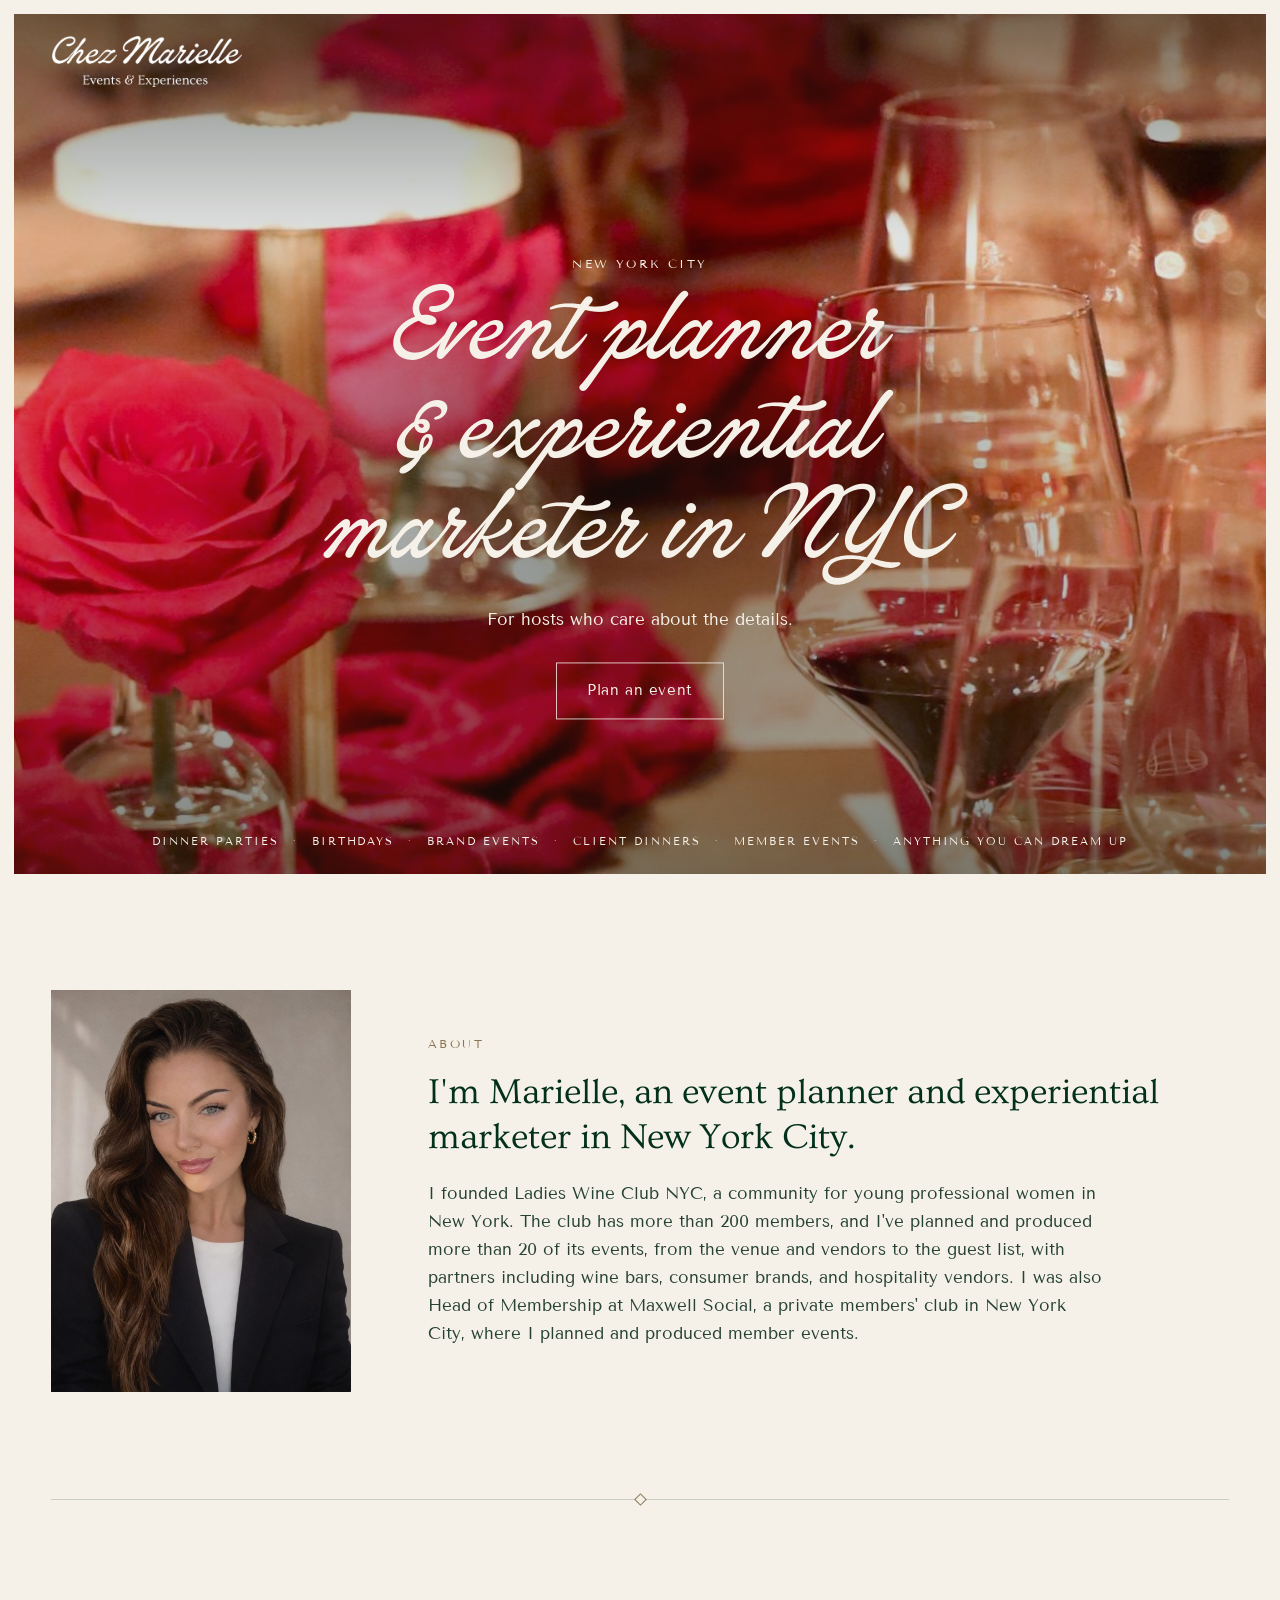
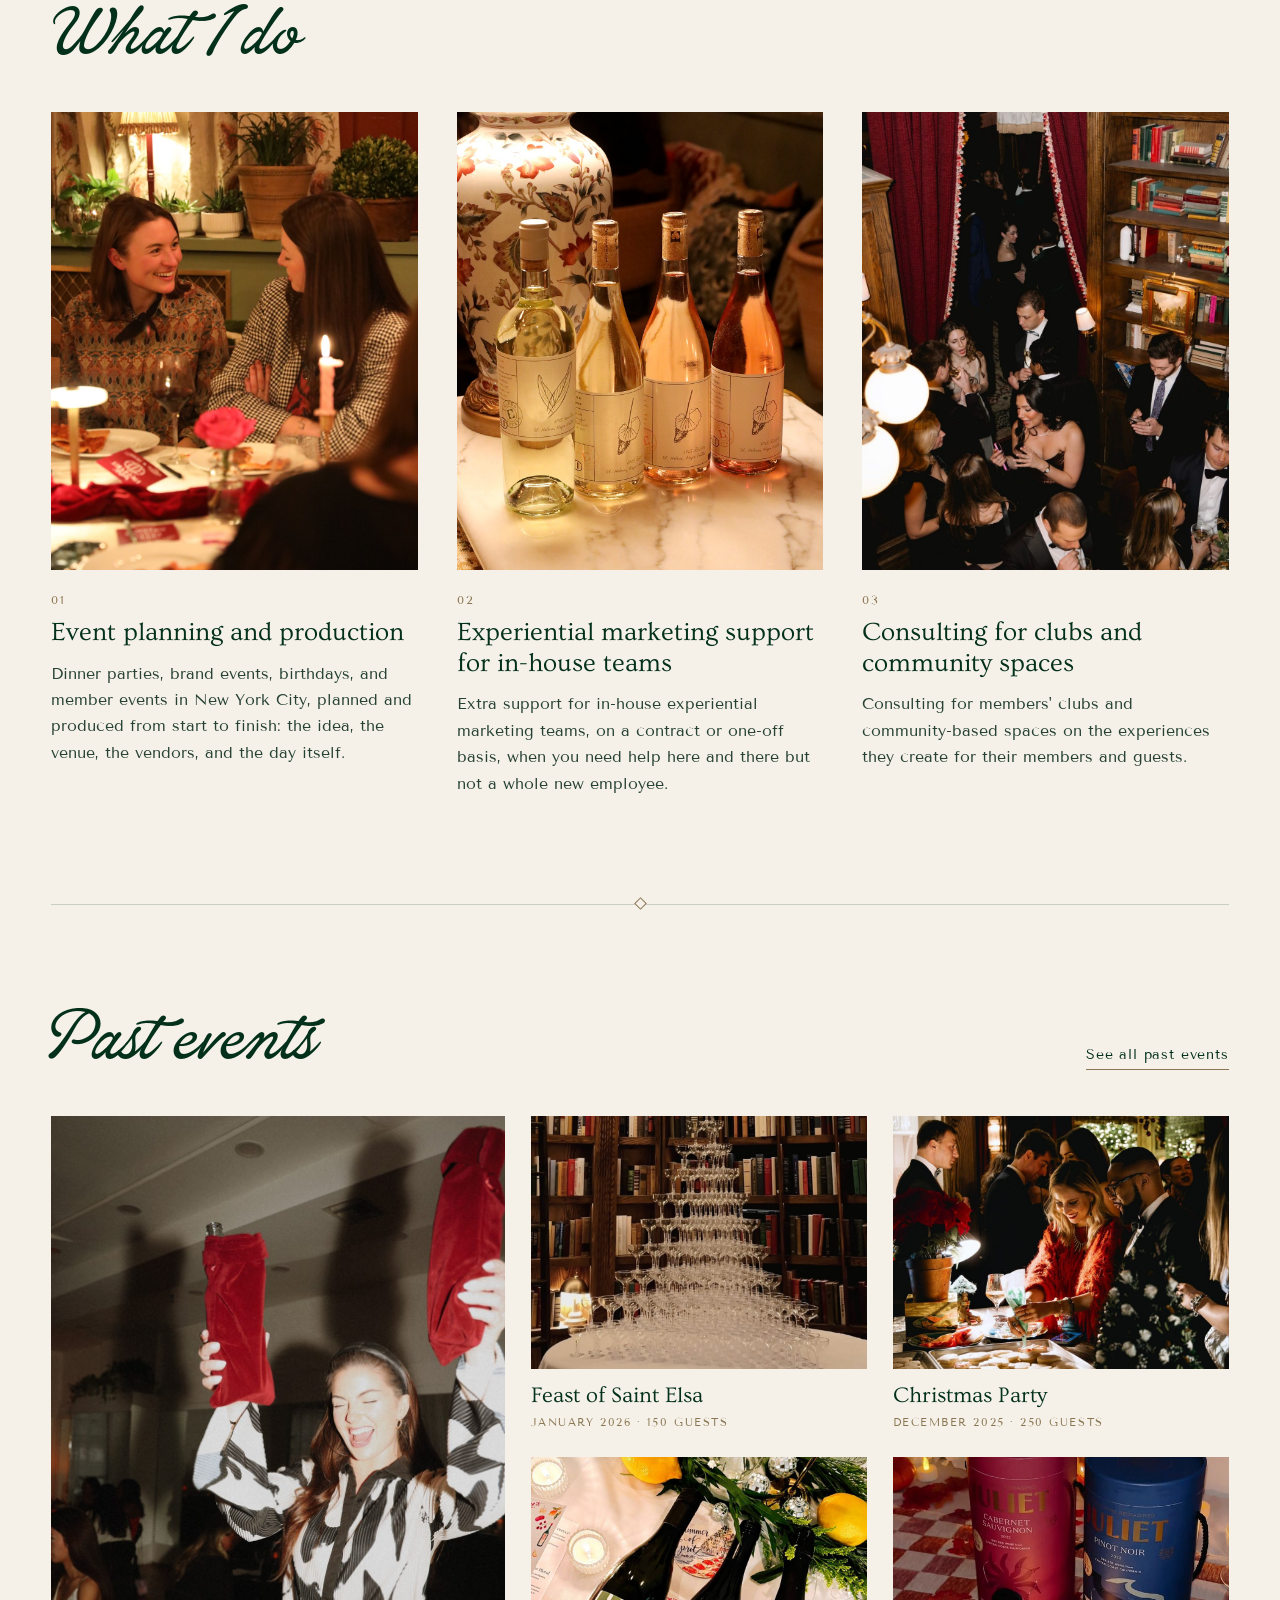
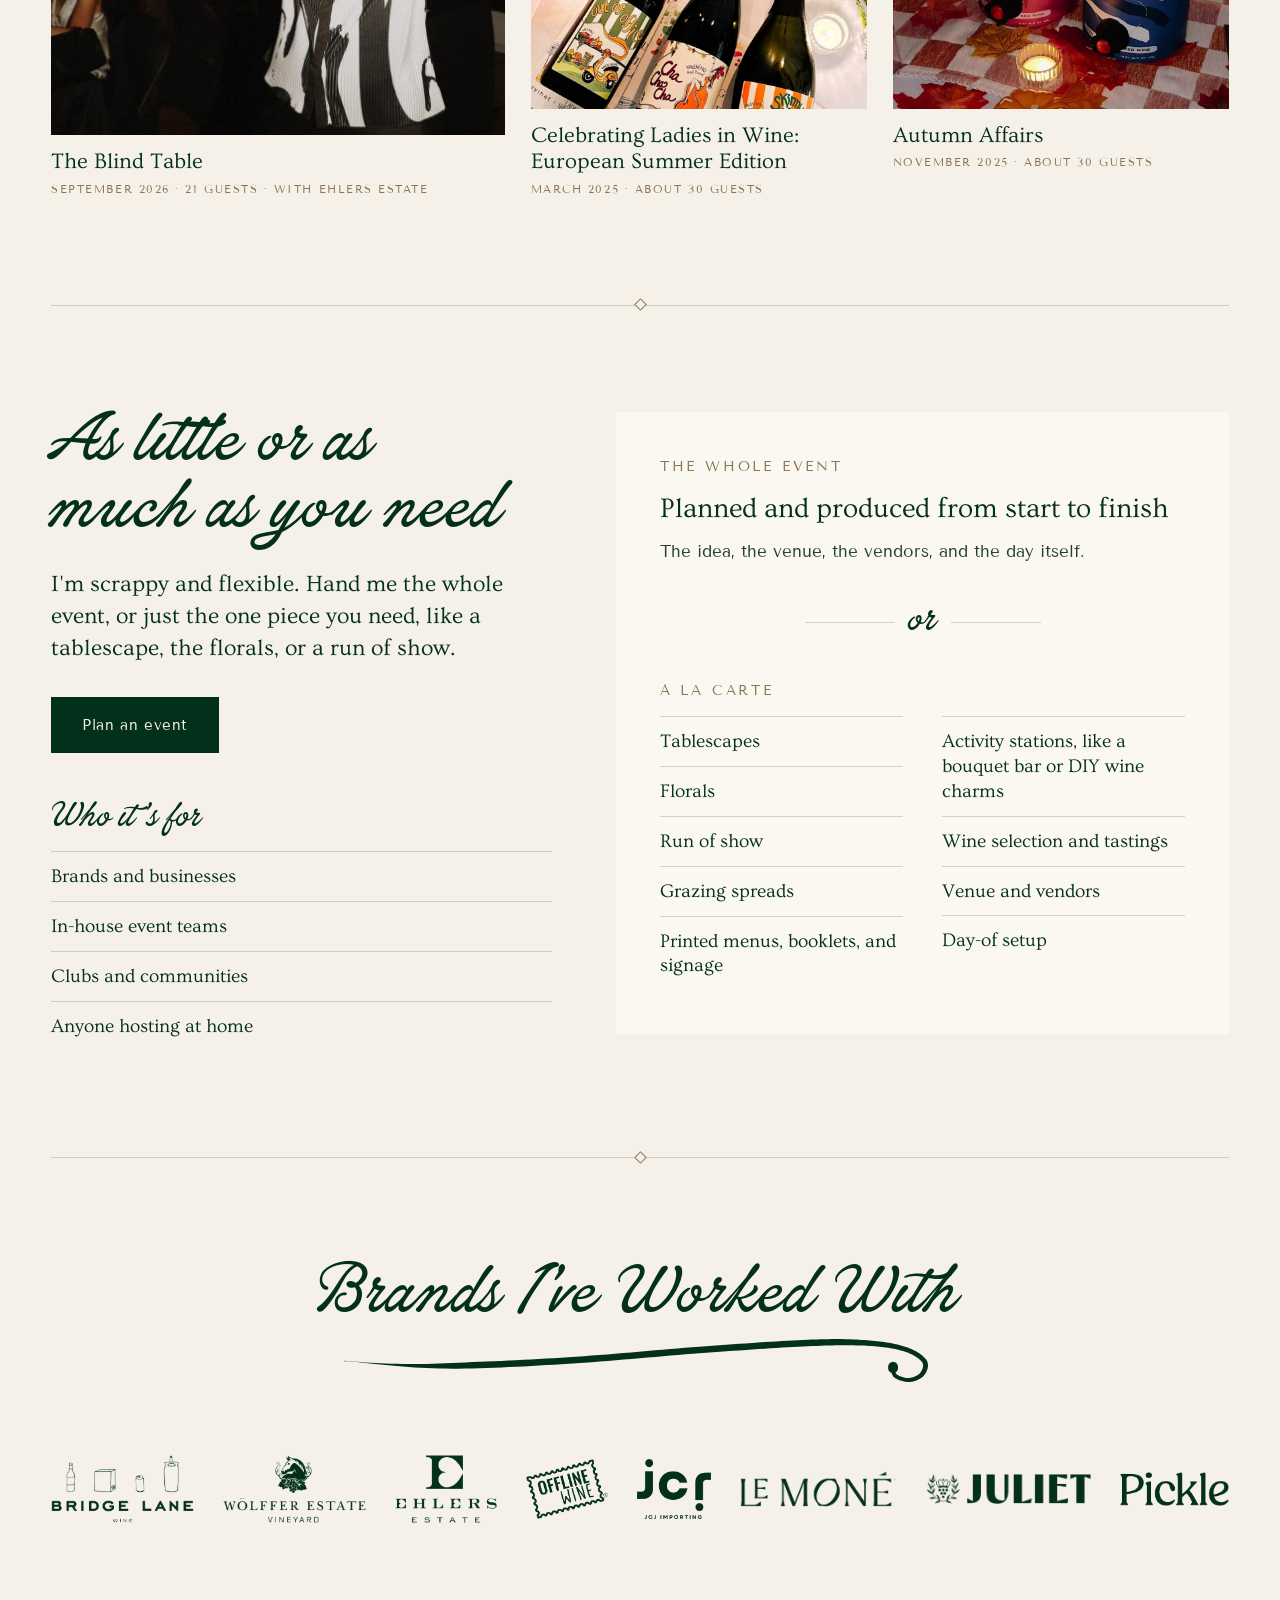
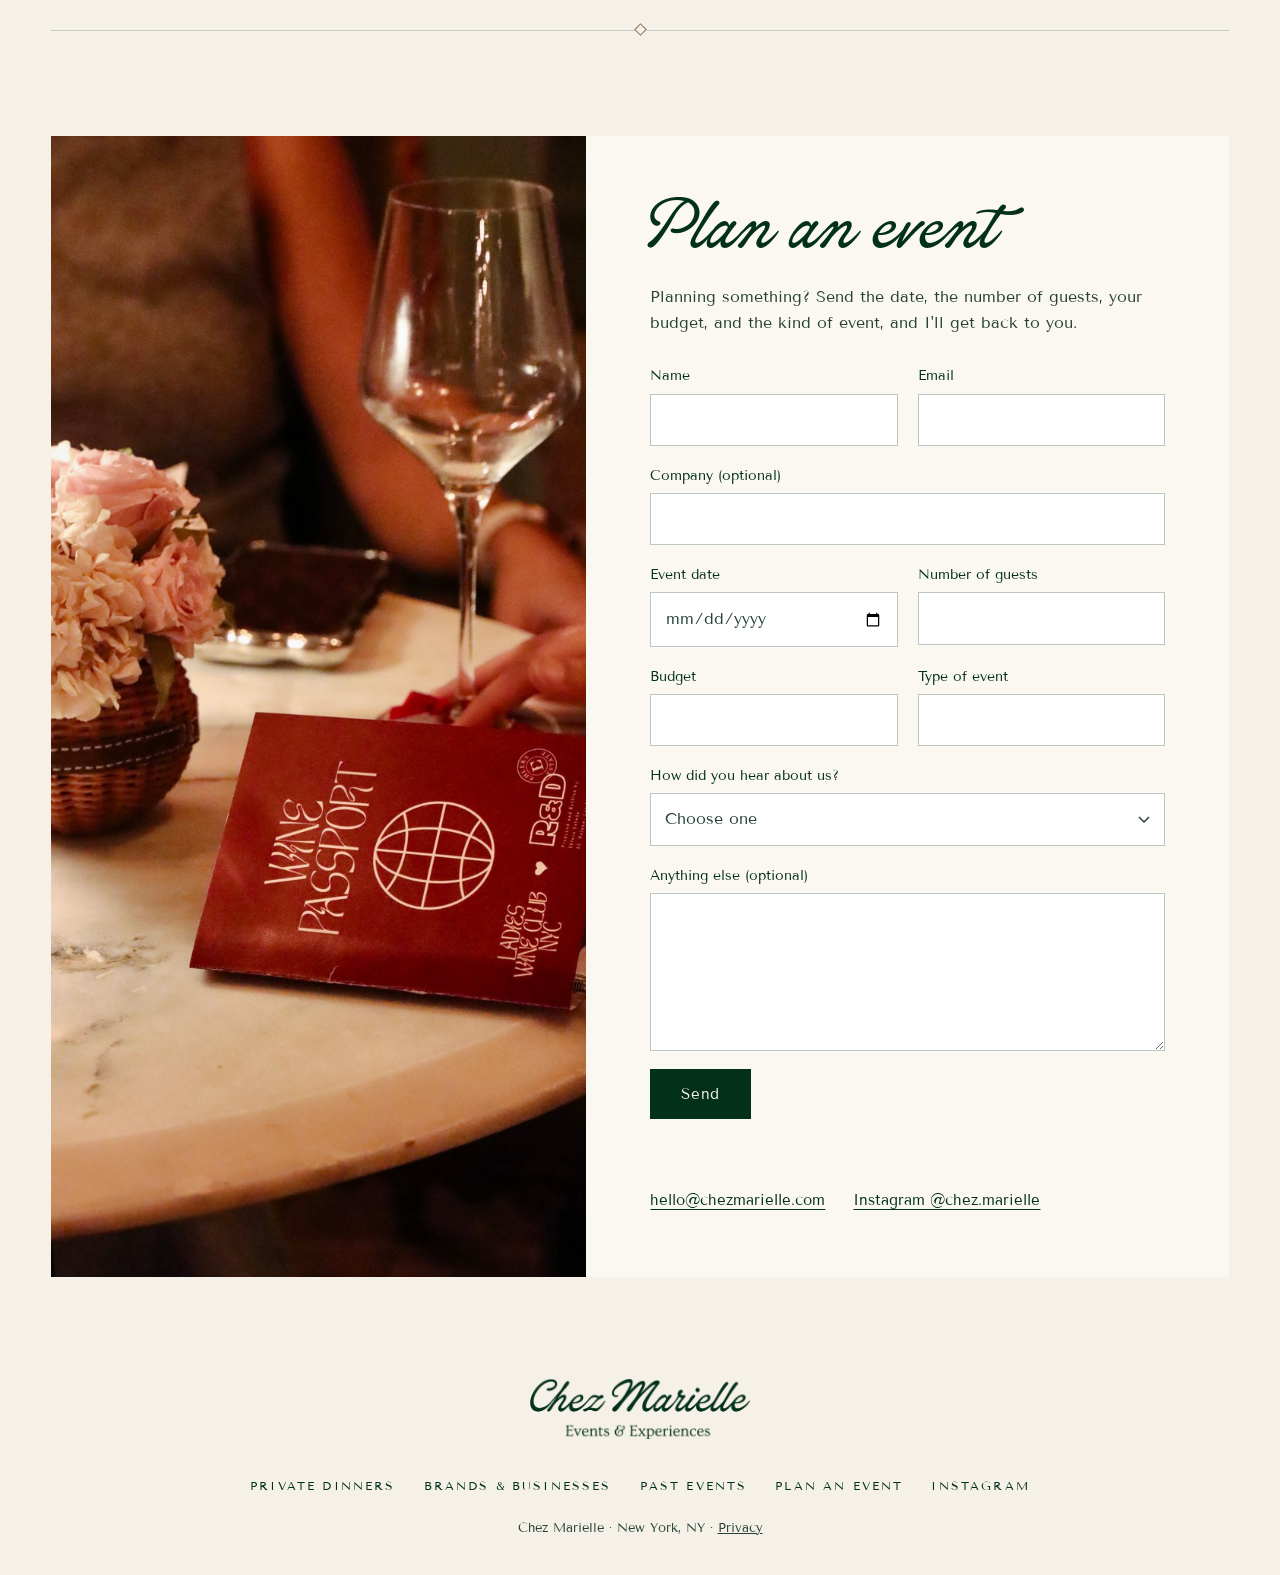
<file: index.html>
<!doctype html>
<html lang="en">
<head>
  <!-- Google tag -->
  <script async src="https://www.googletagmanager.com/gtm.js?id=GTM-NWH48WLP"></script>
  <script>
    window.dataLayer = window.dataLayer || [];
    function gtag(){dataLayer.push(arguments);}
    gtag('js', new Date());
  </script>
  <meta charset="utf-8">
  <meta name="viewport" content="width=device-width, initial-scale=1">
  <title>Event planner and experiential marketer in NYC | Chez Marielle</title>
  <meta name="description" content="Event planning and experiential marketing in NYC: dinner parties, brand events, birthdays, and member events, from tablescapes and florals to day-of setup.">
  <link rel="canonical" href="https://chezmarielle.com/">
  <link rel="icon" href="/favicon.ico" sizes="any">
  <link rel="icon" type="image/png" sizes="192x192" href="/icon-192.png">
  <link rel="apple-touch-icon" href="/apple-touch-icon.png">
  <meta name="theme-color" content="#03301A">

  <meta property="og:type" content="website">
  <meta property="og:url" content="https://chezmarielle.com/">
  <meta property="og:title" content="Event planner and experiential marketer in NYC | Chez Marielle">
  <meta property="og:description" content="Event planning and experiential marketing in NYC: dinner parties, brand events, birthdays, and member events, from tablescapes and florals to day-of setup.">
  <meta property="og:image" content="https://chezmarielle.com/images/share.jpg">
  <meta name="twitter:card" content="summary_large_image">

  <link rel="preconnect" href="https://fonts.googleapis.com">
  <link rel="preconnect" href="https://fonts.gstatic.com" crossorigin>
  <link href="https://fonts.googleapis.com/css2?family=Ovo&family=Tenor+Sans&display=swap" rel="stylesheet">
  <link rel="preload" href="/fonts/careera-script.otf" as="font" type="font/otf" crossorigin>
  <link rel="preload" as="image" href="/images/home/roses-hero-2000.jpg" imagesrcset="/images/home/roses-hero-1400.jpg 1400w, /images/home/roses-hero-2000.jpg 2000w" imagesizes="100vw" media="(min-width: 761px)">
  <link rel="stylesheet" href="styles.css?v=25">

  <script type="application/ld+json">
  {
    "@context": "https://schema.org",
    "@type": "WebSite",
    "name": "Chez Marielle",
    "alternateName": "Chez Marielle Events & Experiences",
    "url": "https://chezmarielle.com/"
  }
  </script>
  <script type="application/ld+json">
  {
    "@context": "https://schema.org",
    "@type": "ProfessionalService",
    "@id": "https://chezmarielle.com/#business",
    "name": "Chez Marielle",
    "alternateName": "Chez Marielle Events & Experiences",
    "description": "Event planning and experiential marketing in New York City: dinner parties, brand events, birthdays, and member events, from tablescapes and florals to day-of setup.",
    "url": "https://chezmarielle.com/",
    "email": "hello@chezmarielle.com",
    "image": "https://chezmarielle.com/images/hero-table.jpg",
    "logo": "https://chezmarielle.com/images/chez-marielle-logo.png",
    "address": {
      "@type": "PostalAddress",
      "addressLocality": "New York",
      "addressRegion": "NY",
      "addressCountry": "US"
    },
    "areaServed": { "@type": "City", "name": "New York City" },
    "founder": { "@id": "https://chezmarielle.com/#marielle" },
    "sameAs": ["https://www.instagram.com/chez.marielle/"],
    "knowsAbout": ["Event planning", "Experiential marketing", "Event styling", "Dinner parties", "Brand events", "Member events", "Wine tastings", "Florals", "Tablescapes", "Grazing spreads"],
    "hasOfferCatalog": {
      "@type": "OfferCatalog",
      "name": "What I do",
      "itemListElement": [
        { "@type": "Offer", "itemOffered": { "@type": "Service", "name": "Event planning and production", "description": "Dinner parties, brand events, birthdays, and member events in New York City, planned and produced from start to finish: the idea, the venue, the vendors, and the day itself." } },
        { "@type": "Offer", "itemOffered": { "@type": "Service", "name": "Experiential marketing support for in-house teams", "description": "Extra support for in-house experiential marketing teams, on a contract or one-off basis." } },
        { "@type": "Offer", "itemOffered": { "@type": "Service", "name": "Consulting for clubs and community spaces", "description": "Consulting for members' clubs and community-based spaces on the experiences they create for their members and guests." } }
      ]
    }
  }
  </script>
  <script type="application/ld+json">
  {
    "@context": "https://schema.org",
    "@type": "Person",
    "@id": "https://chezmarielle.com/#marielle",
    "name": "Marielle Folan",
    "jobTitle": "Event planner and experiential marketer",
    "image": "https://chezmarielle.com/images/marielle-folan.jpg",
    "worksFor": { "@id": "https://chezmarielle.com/#business" },
    "description": "Founder of Ladies Wine Club NYC and former Head of Membership at Maxwell Social, a private members' club in New York City."
  }
  </script>
  <script>document.documentElement.classList.add('js');</script>
</head>
<body>

<header class="hero">
  <picture class="hero-photo">
    <source media="(max-width: 760px)" srcset="images/events/good-wine-better-chemistry-1.jpg">
    <img src="images/home/roses-hero-2000.jpg" srcset="images/home/roses-hero-1400.jpg 1400w, images/home/roses-hero-2000.jpg 2000w" sizes="100vw" width="2016" height="1260" fetchpriority="high"
         alt="Red roses, a taper candle, and glasses of red and rosé wine on the long table at Good Wine, Better Chemistry">
  </picture>
  <div class="bar">
    <a class="logo" href="/" aria-label="Chez Marielle Events &amp; Experiences, home"><img src="images/chez-marielle-logo.png" alt="Chez Marielle Events &amp; Experiences" width="912" height="247"></a>
    <button class="nav-toggle" type="button" aria-expanded="false" aria-controls="site-nav" aria-label="Menu"><span></span><span></span><span></span></button>
    <nav class="nav" id="site-nav" aria-label="Main">
      <div class="nav-group nav-left">
        <a href="/" aria-current="page">Home</a>
        <a href="/private-dinners/">Private dinners</a>
        <a href="/brand-events/">Brands &amp; businesses</a>
      </div>
      <div class="nav-group nav-right">
        <a href="/past-events/">Past events</a>
        <a href="#plan">Plan an event</a>
      </div>
    </nav>
  </div>
  <div class="hero-text">
    <p class="kicker">New York City</p>
    <h1>Event planner &amp; experiential marketer in NYC</h1>
    <p class="hero-line">For hosts who care about the details.</p>
    <a class="button ghost" href="#plan">Plan an event</a>
  </div>
  <ul class="event-types">
    <li>Dinner parties</li>
    <li>Birthdays</li>
    <li>Brand events</li>
    <li>Client dinners</li>
    <li>Member events</li>
    <li>Anything you can dream up</li>
  </ul>
</header>

<main>

  <section class="about wrap" aria-labelledby="about">
    <figure class="about-photo">
      <img src="images/marielle-folan.jpg" width="896" height="1200" alt="Marielle Folan" loading="lazy">
    </figure>
    <div class="about-text">
      <h2 id="about" class="kicker">About</h2>
      <p class="about-lead">I'm Marielle, an event planner and experiential marketer in New York City.</p>
      <p>I founded Ladies Wine Club NYC, a community for young professional women in New York. The club has more than 200 members, and I've planned and produced more than 20 of its events, from the venue and vendors to the guest list, with partners including wine bars, consumer brands, and hospitality vendors. I was also Head of Membership at Maxwell Social, a private members' club in New York City, where I planned and produced member events.</p>
    </div>
  </section>

  <div class="divider wrap" aria-hidden="true"><span></span></div>

  <section class="services wrap" aria-labelledby="what-i-do">
    <div class="section-head"><h2 id="what-i-do" class="script">What I do</h2></div>
    <div class="three">
      <article class="service">
        <div class="photo"><img src="images/private-dinners/two-guests.jpg" width="1200" height="1500" loading="lazy" alt="Two guests talking across the dinner table by candlelight at Good Wine, Better Chemistry"></div>
        <p class="num">01</p>
        <h3>Event planning and production</h3>
        <p>Dinner parties, brand events, birthdays, and member events in New York City, planned and produced from start to finish: the idea, the venue, the vendors, and the day itself.</p>
      </article>
      <article class="service">
        <div class="photo"><img src="images/brand-events/ehlers-bottles.jpg" width="1200" height="1500" loading="lazy" alt="Four Ehlers Estate bottles, white to rosé, lined up on a marble table at Good Wine, Better Chemistry"></div>
        <p class="num">02</p>
        <h3>Experiential marketing support for in-house teams</h3>
        <p>Extra support for in-house experiential marketing teams, on a contract or one-off basis, when you need help here and there but not a whole new employee.</p>
      </article>
      <article class="service">
        <div class="photo"><img src="images/events/christmas-party-1.jpg" width="1000" height="1250" loading="lazy" alt="Guests in black tie at the Maxwell Social Christmas party, seen from above"></div>
        <p class="num">03</p>
        <h3>Consulting for clubs and community spaces</h3>
        <p>Consulting for members' clubs and community-based spaces on the experiences they create for their members and guests.</p>
      </article>
    </div>
  </section>

  <div class="divider wrap" aria-hidden="true"><span></span></div>

  <section class="past wrap" aria-labelledby="past-events">
    <div class="section-head"><h2 id="past-events" class="script">Past events</h2><a class="more" href="/past-events/">See all past events</a></div>
    <div class="event-grid">
      <a class="event-card big" href="/past-events/#the-blind-table">
        <div class="photo"><img src="images/events/the-blind-table-1.jpg" width="1000" height="1250" loading="lazy" alt="Marielle Folan holding up two wine bottles in red velvet bags at The Blind Table"></div>
        <h3>The Blind Table</h3><p class="meta">September 2026 · 21 guests · With Ehlers Estate</p>
      </a>
      <a class="event-card" href="/past-events/#feast-of-saint-elsa">
        <div class="photo"><img src="images/events/feast-of-saint-elsa-1.jpg" width="1000" height="1250" loading="lazy" alt="A champagne tower of coupe glasses on a draped round table, in front of floor-to-ceiling bookshelves"></div>
        <h3>Feast of Saint Elsa</h3><p class="meta">January 2026 · 150 guests</p>
      </a>
      <a class="event-card" href="/past-events/#christmas-party">
        <div class="photo"><img src="images/events/christmas-party-2.jpg" width="1000" height="1250" loading="lazy" alt="Guests in gowns and tuxedos at the cookie-decorating station"></div>
        <h3>Christmas Party</h3><p class="meta">December 2025 · 250 guests</p>
      </a>
      <a class="event-card" href="/past-events/#european-summer-edition">
        <div class="photo"><img src="images/events/european-summer-edition-1.jpg" width="1000" height="1250" loading="lazy" alt="Three wine bottles laid on the table among lemons, greenery, mini disco balls, and illustrated menus"></div>
        <h3>Celebrating Ladies in Wine: European Summer Edition</h3><p class="meta">March 2025 · about 30 guests</p>
      </a>
      <a class="event-card" href="/past-events/#autumn-affairs">
        <div class="photo"><img src="images/events/autumn-affairs-1.jpg" width="600" height="750" loading="lazy" alt="Juliet Wine Cabernet Sauvignon and Pinot Noir on a checkered tablecloth with fall leaves, a candle, and a small pumpkin"></div>
        <h3>Autumn Affairs</h3><p class="meta">November 2025 · about 30 guests</p>
      </a>
    </div>
  </section>

  <div class="divider wrap" aria-hidden="true"><span></span></div>

  <section class="scope wrap" aria-labelledby="scope-heading">
    <div class="scope-intro">
      <h2 id="scope-heading" class="script">As little or as much as you need</h2>
      <p class="scope-lead">I'm scrappy and flexible. Hand me the whole event, or just the one piece you need, like a tablescape, the florals, or a run of show.</p>
      <p class="scope-cta"><a class="button dark" href="#plan">Plan an event</a></p>
    </div>
    <div class="scope-stack">
      <div class="scope-card options">
        <div class="option">
          <p class="kicker">The whole event</p>
          <h3>Planned and produced from start to finish</h3>
          <p>The idea, the venue, the vendors, and the day itself.</p>
        </div>
        <p class="or">or</p>
        <div class="option">
          <p class="kicker">À la carte</p>
          <ul class="help-list">
            <li>Tablescapes</li>
            <li>Florals</li>
            <li>Run of show</li>
            <li>Grazing spreads</li>
            <li>Printed menus, booklets, and signage</li>
            <li>Activity stations, like a bouquet bar or DIY wine charms</li>
            <li>Wine selection and tastings</li>
            <li>Venue and vendors</li>
            <li>Day-of setup</li>
          </ul>
        </div>
      </div>
    </div>
    <div class="who-block">
      <h3 id="who-its-for" class="label-script">Who it<span class="ap">'</span>s for</h3>
      <ul class="who-list">
        <li>Brands and businesses</li>
        <li>In-house event teams</li>
        <li>Clubs and communities</li>
        <li>Anyone hosting at home</li>
      </ul>
    </div>
  </section>

  <div class="divider wrap" aria-hidden="true"><span></span></div>

  <section class="brands wrap" aria-labelledby="brands-heading">
    <h2 id="brands-heading" class="script">Brands I've Worked With</h2>
    <img class="title-swash" src="images/brands-underline.svg" width="608" height="58" alt="">
    <ul class="brand-logos">
      <li class="tall"><img src="images/brands/bridge-lane.png" width="421" height="200" alt="Bridge Lane Wine" loading="lazy"></li>
      <li class="tall"><img src="images/brands/wolffer-estate.png" width="420" height="200" alt="Wölffer Estate Vineyard" loading="lazy"></li>
      <li class="tall"><img src="images/brands/ehlers-estate.png" width="299" height="200" alt="Ehlers Estate" loading="lazy"></li>
      <li class="mid"><img src="images/brands/offline-wine.png" width="271" height="200" alt="Offline Wine (formerly Vinat)" loading="lazy"></li>
      <li class="mid"><img src="images/brands/jcj-importing.png" width="248" height="200" alt="JCJ Importing" loading="lazy"></li>
      <li class="wide"><img src="images/brands/le-mone.png" width="720" height="166" alt="Le Moné" loading="lazy"></li>
      <li class="wide juliet"><img src="images/brands/juliet.png" width="720" height="131" alt="Juliet Wine" loading="lazy"></li>
      <li class="wide pickle"><img src="images/brands/pickle.png" width="642" height="200" alt="Pickle" loading="lazy"></li>
    </ul>
  </section>

  <div class="divider wrap" aria-hidden="true"><span></span></div>

  <section class="contact" id="plan" aria-labelledby="plan-heading">
    <div class="contact-photo"><img src="images/brand-events/wine-passport.jpg" width="1200" height="1500" loading="lazy" alt="A printed wine passport on a marble table beside a glass of rosé and a small bouquet, at Good Wine, Better Chemistry"></div>
    <div class="contact-body">
      <h2 id="plan-heading" class="script">Plan an event</h2>
      <p class="contact-line">Planning something? Send the date, the number of guests, your budget, and the kind of event, and I'll get back to you.</p>
      <form class="inquiry" id="inquiry" novalidate>
        <input type="checkbox" name="botcheck" class="honeypot" tabindex="-1" autocomplete="off" aria-hidden="true">
        <div class="field half"><label for="f-name">Name</label><input id="f-name" name="name" type="text" autocomplete="name" required></div>
        <div class="field half"><label for="f-email">Email</label><input id="f-email" name="email" type="email" autocomplete="email" required></div>
        <div class="field"><label for="f-company">Company (optional)</label><input id="f-company" name="company" type="text" autocomplete="organization"></div>
        <div class="field half"><label for="f-date">Event date</label><input id="f-date" name="event_date" type="date"></div>
        <div class="field half"><label for="f-guests">Number of guests</label><input id="f-guests" name="number_of_guests" type="text" inputmode="numeric"></div>
        <div class="field half"><label for="f-budget">Budget</label><input id="f-budget" name="budget" type="text"></div>
        <div class="field half"><label for="f-type">Type of event</label><input id="f-type" name="type_of_event" type="text"></div>
        <div class="field"><label for="f-heard">How did you hear about us?</label>
          <select id="f-heard" name="how_did_you_hear" required>
            <option value="">Choose one</option>
            <option>Google</option>
            <option>Instagram</option>
            <option>Friend</option>
            <option>An event</option>
            <option>Other</option>
          </select>
        </div>
        <div class="field" id="field-referred" hidden><label for="f-referred">Who referred you?</label><input id="f-referred" name="referred_by" type="text" required disabled></div>
        <div class="field" id="field-event" hidden><label for="f-event">Tell us more</label><input id="f-event" name="which_event" type="text" required disabled></div>
        <div class="field" id="field-heard-other" hidden><label for="f-heard-other">Tell us more</label><input id="f-heard-other" name="heard_about_us_other" type="text" required disabled></div>
        <div class="field"><label for="f-message">Anything else (optional)</label><textarea id="f-message" name="message" rows="5"></textarea></div>
        <div class="field">
          <button class="button dark" type="submit">Send</button>
          <p class="form-status" role="status" aria-live="polite"></p>
        </div>
      </form>
      <ul class="links">
        <li><a href="mailto:hello@chezmarielle.com">hello@chezmarielle.com</a></li>
        <li><a href="https://www.instagram.com/chez.marielle/" rel="me">Instagram @chez.marielle</a></li>
      </ul>
    </div>
  </section>

</main>

<footer class="footer">
  <div class="wrap footer-inner">
    <a class="footer-logo" href="/" aria-label="Chez Marielle Events &amp; Experiences, home"><span class="logo-mask"></span></a>
    <nav class="footer-nav" aria-label="Footer">
      <a href="/private-dinners/">Private dinners</a>
      <a href="/brand-events/">Brands &amp; businesses</a>
      <a href="/past-events/">Past events</a>
      <a href="#plan">Plan an event</a>
      <a href="https://www.instagram.com/chez.marielle/" rel="me">Instagram</a>
    </nav>
    <p class="footer-small">Chez Marielle · New York, NY · <a href="/privacy/">Privacy</a></p>
  </div>
</footer>

<script src="main.js?v=3" defer></script>
</body>
</html>
</file>
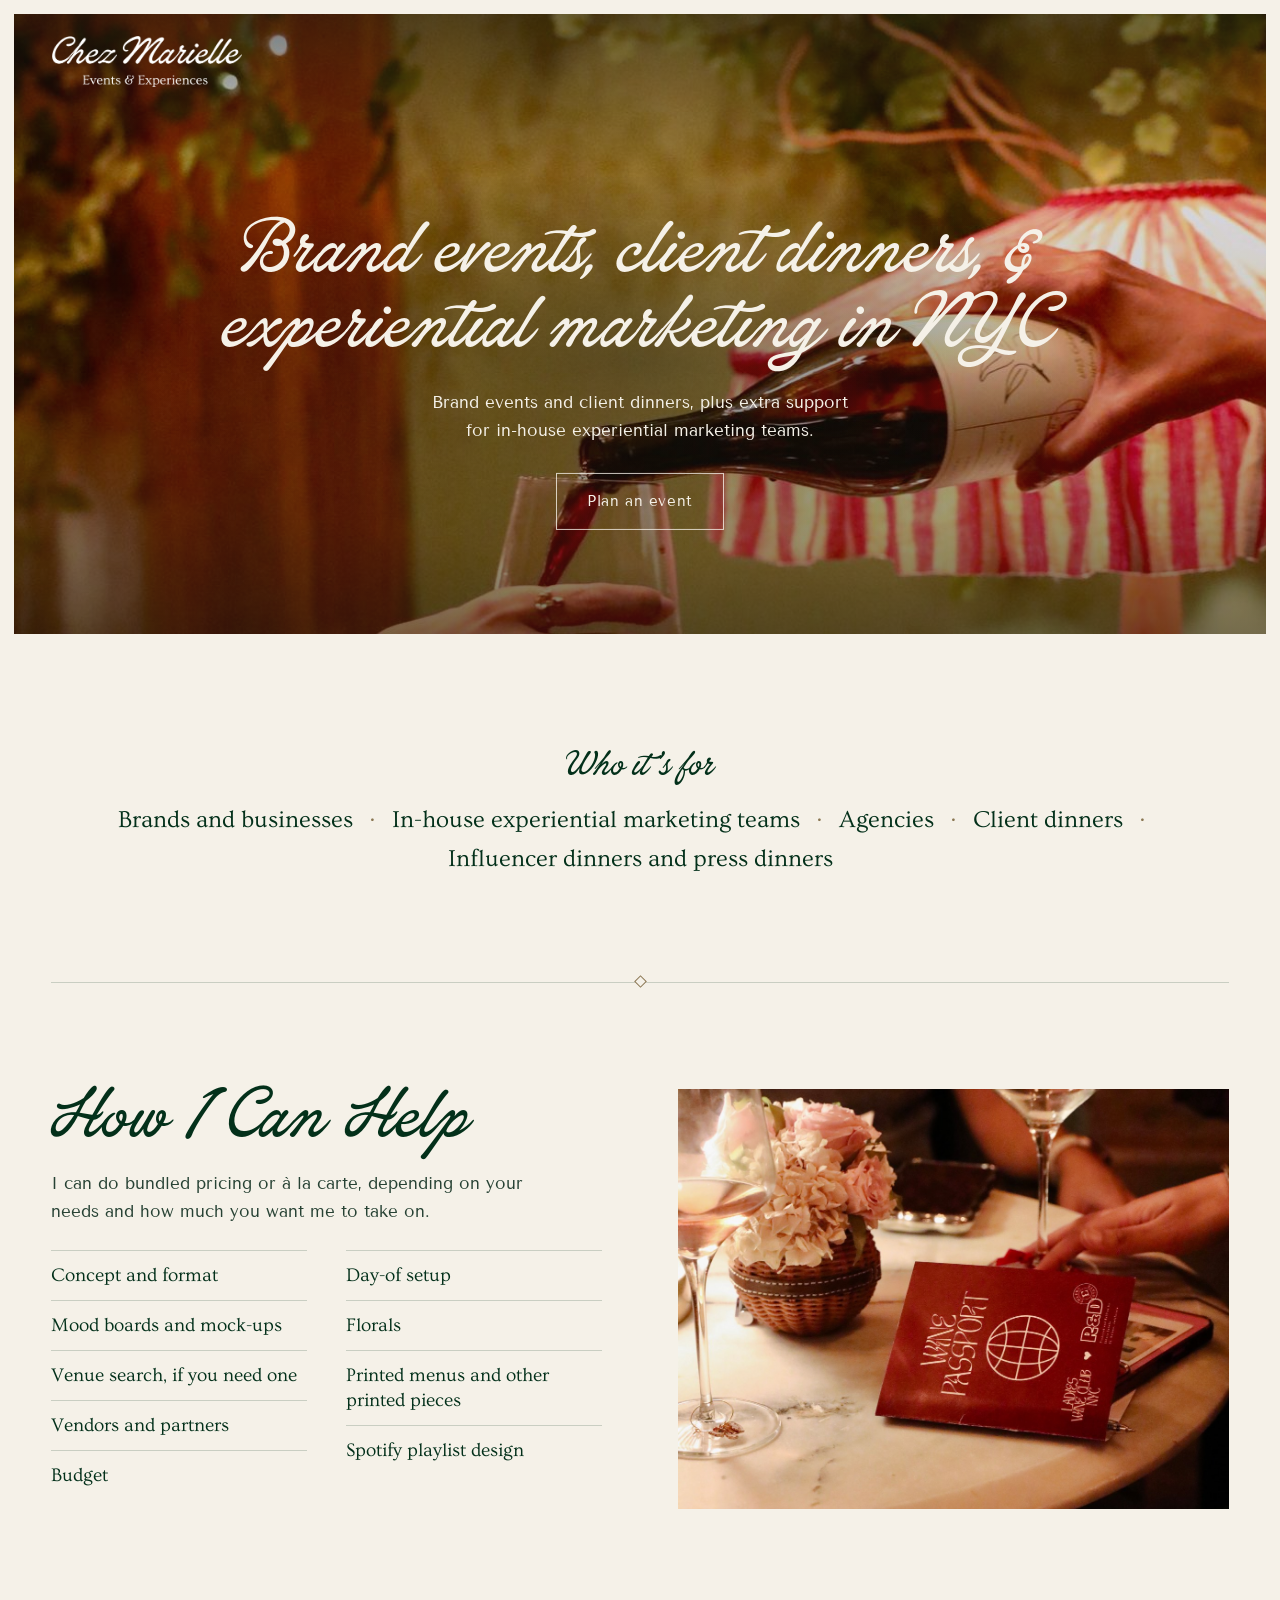
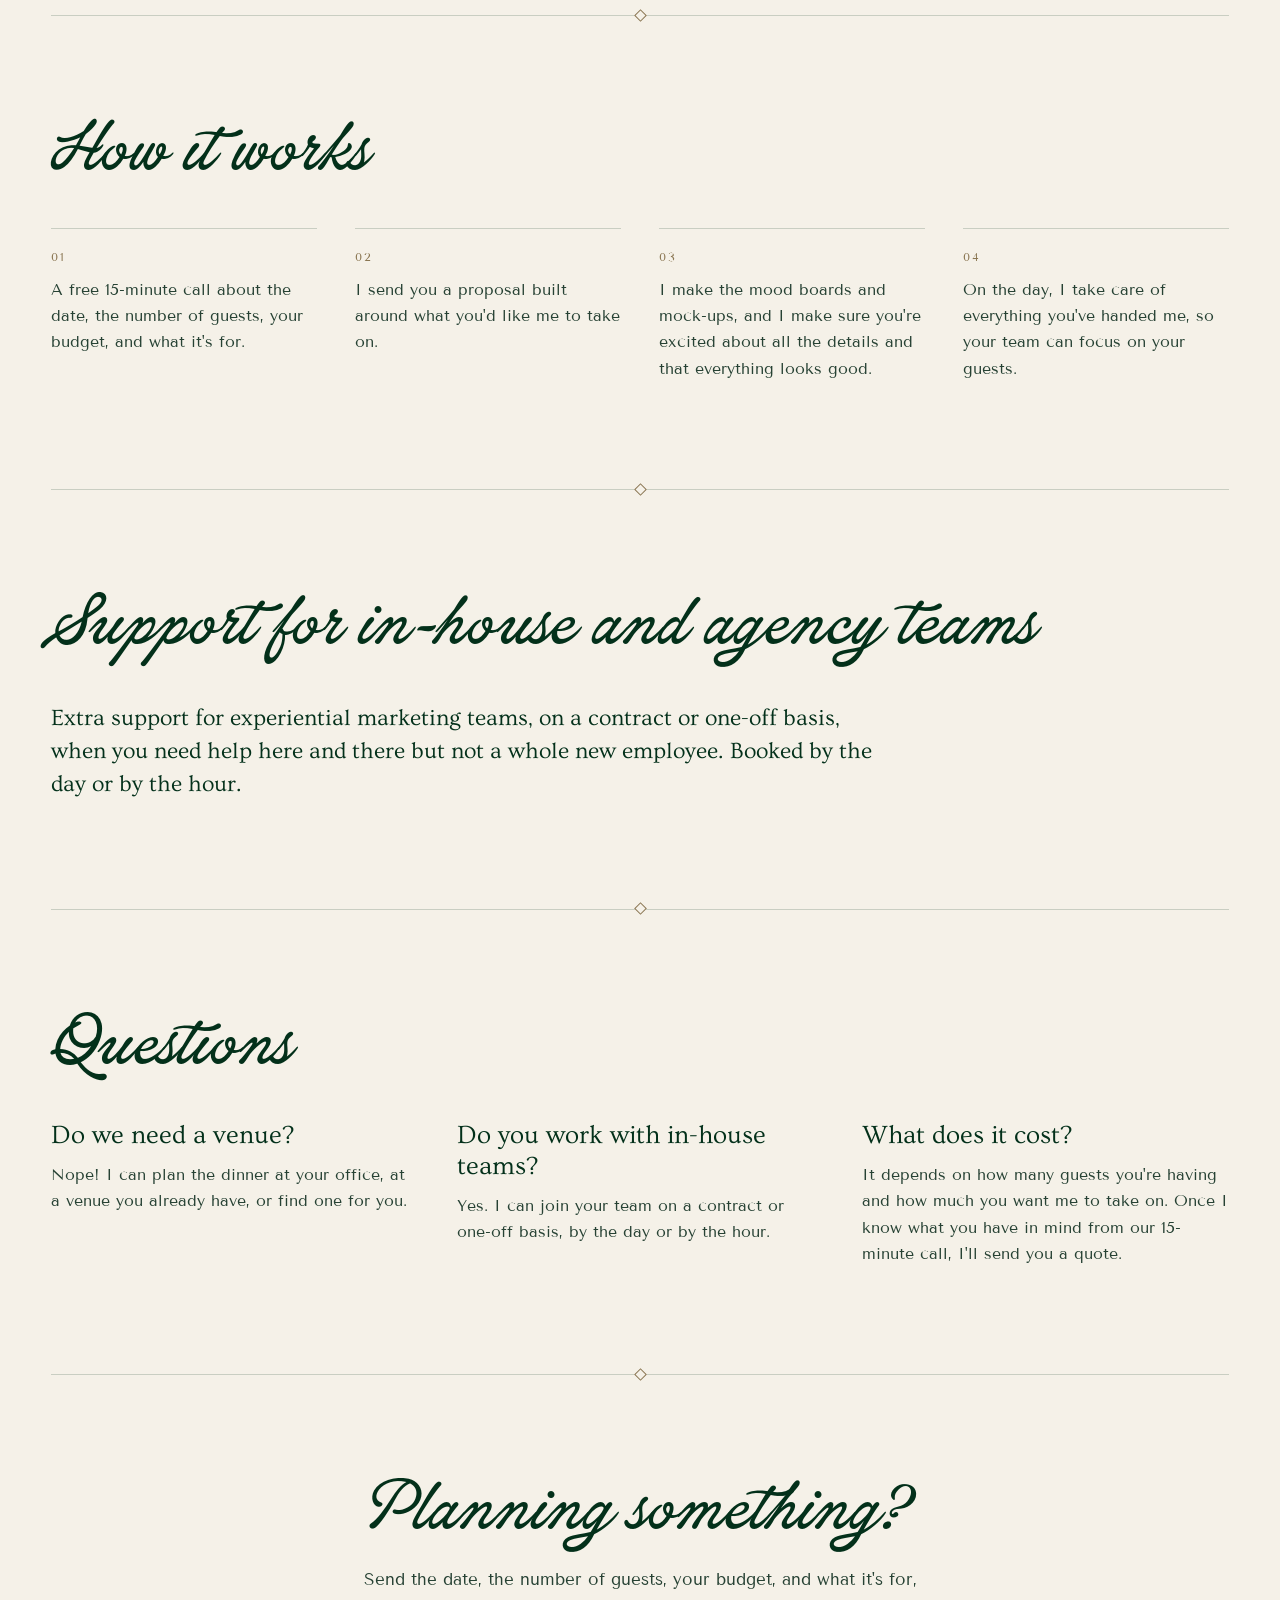
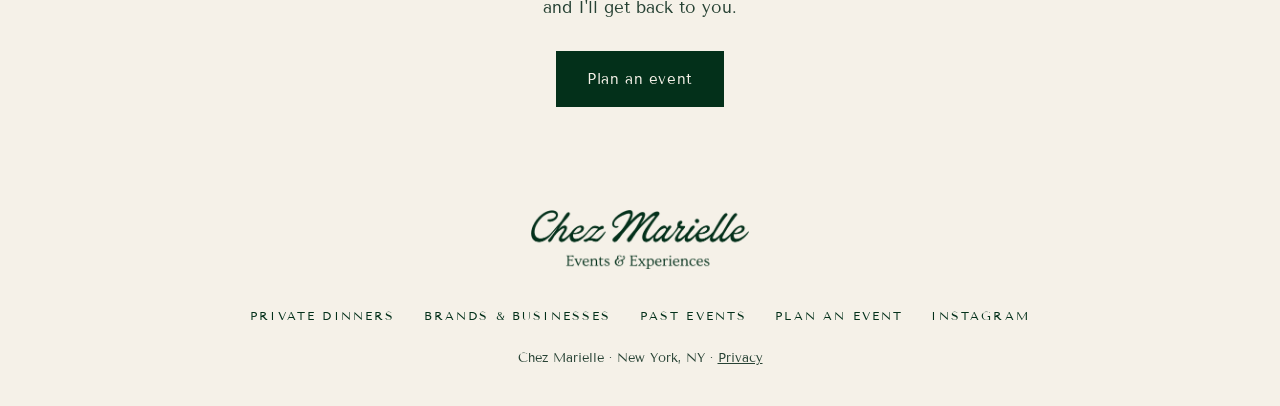
<file: brand-events/index.html>
<!doctype html>
<html lang="en">
<head>
  <!-- Google tag -->
  <script async src="https://www.googletagmanager.com/gtm.js?id=GTM-NWH48WLP"></script>
  <script>
    window.dataLayer = window.dataLayer || [];
    function gtag(){dataLayer.push(arguments);}
    gtag('js', new Date());
  </script>
  <meta charset="utf-8">
  <meta name="viewport" content="width=device-width, initial-scale=1">
  <title>Brand events, client dinners, and experiential marketing in NYC | Chez Marielle</title>
  <meta name="description" content="Brand events and client dinners in NYC, with as little or as much planning and styling as you need, plus contract support for experiential marketing teams.">
  <link rel="canonical" href="https://chezmarielle.com/brand-events/">
  <link rel="icon" href="/favicon.ico" sizes="any">
  <link rel="icon" type="image/png" sizes="192x192" href="/icon-192.png">
  <link rel="apple-touch-icon" href="/apple-touch-icon.png">
  <meta name="theme-color" content="#03301A">

  <meta property="og:type" content="website">
  <meta property="og:url" content="https://chezmarielle.com/brand-events/">
  <meta property="og:title" content="Brand events, client dinners, and experiential marketing in NYC | Chez Marielle">
  <meta property="og:description" content="Brand events and client dinners in NYC, with as little or as much planning and styling as you need, plus contract support for experiential marketing teams.">
  <meta property="og:image" content="https://chezmarielle.com/images/brand-events/ehlers-bottles.jpg">
  <meta name="twitter:card" content="summary_large_image">

  <link rel="preconnect" href="https://fonts.googleapis.com">
  <link rel="preconnect" href="https://fonts.gstatic.com" crossorigin>
  <link href="https://fonts.googleapis.com/css2?family=Ovo&family=Tenor+Sans&display=swap" rel="stylesheet">
  <link rel="preload" href="/fonts/careera-script.otf" as="font" type="font/otf" crossorigin>
  <link rel="preload" as="image" href="/images/brand-events/hero-pour-2000.jpg" imagesrcset="/images/brand-events/hero-pour-1400.jpg 1400w, /images/brand-events/hero-pour-2000.jpg 2000w" imagesizes="100vw" media="(min-width: 761px)">
  <link rel="stylesheet" href="/styles.css?v=25">

  <script type="application/ld+json">
  {
    "@context": "https://schema.org",
    "@type": "Service",
    "name": "Brand events, client dinners, and experiential marketing support",
    "serviceType": "Brand event and client dinner planning, and experiential marketing support",
    "url": "https://chezmarielle.com/brand-events/",
    "description": "Brand events and client dinners in NYC, with as little or as much planning and styling as you need, plus contract support for experiential marketing teams.",
    "provider": { "@id": "https://chezmarielle.com/#business" },
    "areaServed": { "@type": "City", "name": "New York City" }
  }
  </script>
  <script type="application/ld+json">
  {
    "@context": "https://schema.org",
    "@type": "FAQPage",
    "mainEntity": [
      { "@type": "Question", "name": "Do we need a venue?", "acceptedAnswer": { "@type": "Answer", "text": "Nope! I can plan the dinner at your office, at a venue you already have, or find one for you." } },
      { "@type": "Question", "name": "Do you work with in-house teams?", "acceptedAnswer": { "@type": "Answer", "text": "Yes. I can join your team on a contract or one-off basis, by the day or by the hour." } },
      { "@type": "Question", "name": "What does it cost?", "acceptedAnswer": { "@type": "Answer", "text": "It depends on how many guests you're having and how much you want me to take on. Once I know what you have in mind from our 15-minute call, I'll send you a quote." } }
    ]
  }
  </script>
  <script>document.documentElement.classList.add('js');</script>
</head>
<body>

<header class="hero page">
  <picture class="hero-photo">
    <source media="(max-width: 760px)" srcset="/images/brand-events/hero-pour-phone.jpg">
    <img src="/images/brand-events/hero-pour-2000.jpg" srcset="/images/brand-events/hero-pour-1400.jpg 1400w, /images/brand-events/hero-pour-2000.jpg 2000w" sizes="100vw" width="2000" height="869" fetchpriority="high"
         alt="Red wine being poured into a glass beneath a striped lamp at Good Wine, Better Chemistry">
  </picture>
  <div class="bar">
    <a class="logo" href="/" aria-label="Chez Marielle Events &amp; Experiences, home"><img src="/images/chez-marielle-logo.png" alt="Chez Marielle Events &amp; Experiences" width="912" height="247"></a>
    <button class="nav-toggle" type="button" aria-expanded="false" aria-controls="site-nav" aria-label="Menu"><span></span><span></span><span></span></button>
    <nav class="nav" id="site-nav" aria-label="Main">
      <div class="nav-group nav-left">
        <a href="/">Home</a>
        <a href="/private-dinners/">Private dinners</a>
        <a href="/brand-events/" aria-current="page">Brands &amp; businesses</a>
      </div>
      <div class="nav-group nav-right">
        <a href="/past-events/">Past events</a>
        <a href="/#plan">Plan an event</a>
      </div>
    </nav>
  </div>
  <div class="hero-text">
    <h1>Brand events, client dinners, &amp; experiential marketing in NYC</h1>
    <p class="hero-line">Brand events and client dinners, plus extra support for in-house experiential marketing teams.</p>
    <a class="button ghost" href="/#plan">Plan an event</a>
  </div>
</header>

<main>

  <section class="who-band wrap" aria-labelledby="who-its-for">
    <h2 id="who-its-for" class="label-script">Who it<span class="ap">'</span>s for</h2>
    <ul class="who-inline"><li>Brands and businesses</li><li>In-house experiential marketing teams</li><li>Agencies</li><li>Client dinners</li><li>Influencer dinners and press dinners</li></ul>
  </section>

  <div class="divider wrap" aria-hidden="true"><span></span></div>

  <section class="split fit-photo wrap" aria-labelledby="includes">
    <div class="split-text">
      <h2 id="includes" class="script">How I Can Help</h2>
      <p class="split-sub">I can do bundled pricing or à la carte, depending on your needs and how much you want me to take on.</p>
      <ul class="help-list">
          <li>Concept and format</li>
          <li>Mood boards and <span class="nw">mock-ups</span></li>
          <li>Venue search, if you need one</li>
          <li>Vendors and partners</li>
          <li>Budget</li>
          <li>Day-of setup</li>
          <li>Florals</li>
          <li>Printed menus and other printed pieces</li>
          <li>Spotify playlist design</li>
        </ul>
    </div>
    <div class="split-photos">
      <img src="/images/brand-events/wine-passport.jpg" width="1200" height="1500" loading="lazy"
           alt="A printed wine passport on a marble table beside a glass of rosé and a small bouquet, at Good Wine, Better Chemistry">
    </div>
  </section>

  <div class="divider wrap" aria-hidden="true"><span></span></div>

  <section class="block wrap" aria-labelledby="how-it-works">
    <h2 id="how-it-works" class="script">How it works</h2>
    <ol class="steps">
      <li>A free 15-minute call about the date, the number of guests, your budget, and what it's for.</li>
      <li>I send you a proposal built around what you'd like me to take on.</li>
      <li>I make the mood boards and <span class="nw">mock-ups</span>, and I make sure you're excited about all the details and that everything looks good.</li>
      <li>On the day, I take care of everything you've handed me, so your team can focus on your guests.</li>
    </ol>
  </section>

  <div class="divider wrap" aria-hidden="true"><span></span></div>

  <section class="block wrap" aria-labelledby="team-support">
    <h2 id="team-support" class="script">Support for in-house and agency teams</h2>
    <p class="block-lead">Extra support for experiential marketing teams, on a contract or one-off basis, when you need help here and there but not a whole new employee. Booked by the day or by the hour.</p>
  </section>

  <div class="divider wrap" aria-hidden="true"><span></span></div>

  <section class="block wrap" aria-labelledby="questions">
    <h2 id="questions" class="script">Questions</h2>
    <div class="faq">
      <article>
        <h3>Do we need a venue?</h3>
        <p>Nope! I can plan the dinner at your office, at a venue you already have, or find one for you.</p>
      </article>
      <article>
        <h3>Do you work with in-house teams?</h3>
        <p>Yes. I can join your team on a contract or one-off basis, by the day or by the hour.</p>
      </article>
      <article>
        <h3>What does it cost?</h3>
        <p>It depends on how many guests you're having and how much you want me to take on. Once I know what you have in mind from our 15-minute call, I'll send you a quote.</p>
      </article>
    </div>
  </section>

  <div class="divider wrap" aria-hidden="true"><span></span></div>

  <section class="page-cta wrap" aria-labelledby="cta-heading">
    <h2 id="cta-heading" class="script">Planning something?</h2>
    <p>Send the date, the number of guests, your budget, and what it's for, and I'll get back to you.</p>
    <a class="button dark" href="/#plan">Plan an event</a>
  </section>

</main>

<footer class="footer">
  <div class="wrap footer-inner">
    <a class="footer-logo" href="/" aria-label="Chez Marielle Events &amp; Experiences, home"><span class="logo-mask"></span></a>
    <nav class="footer-nav" aria-label="Footer">
      <a href="/private-dinners/">Private dinners</a>
      <a href="/brand-events/">Brands &amp; businesses</a>
      <a href="/past-events/">Past events</a>
      <a href="/#plan">Plan an event</a>
      <a href="https://www.instagram.com/chez.marielle/" rel="me">Instagram</a>
    </nav>
    <p class="footer-small">Chez Marielle · New York, NY · <a href="/privacy/">Privacy</a></p>
  </div>
</footer>

<script src="/main.js?v=3" defer></script>
</body>
</html>
</file>
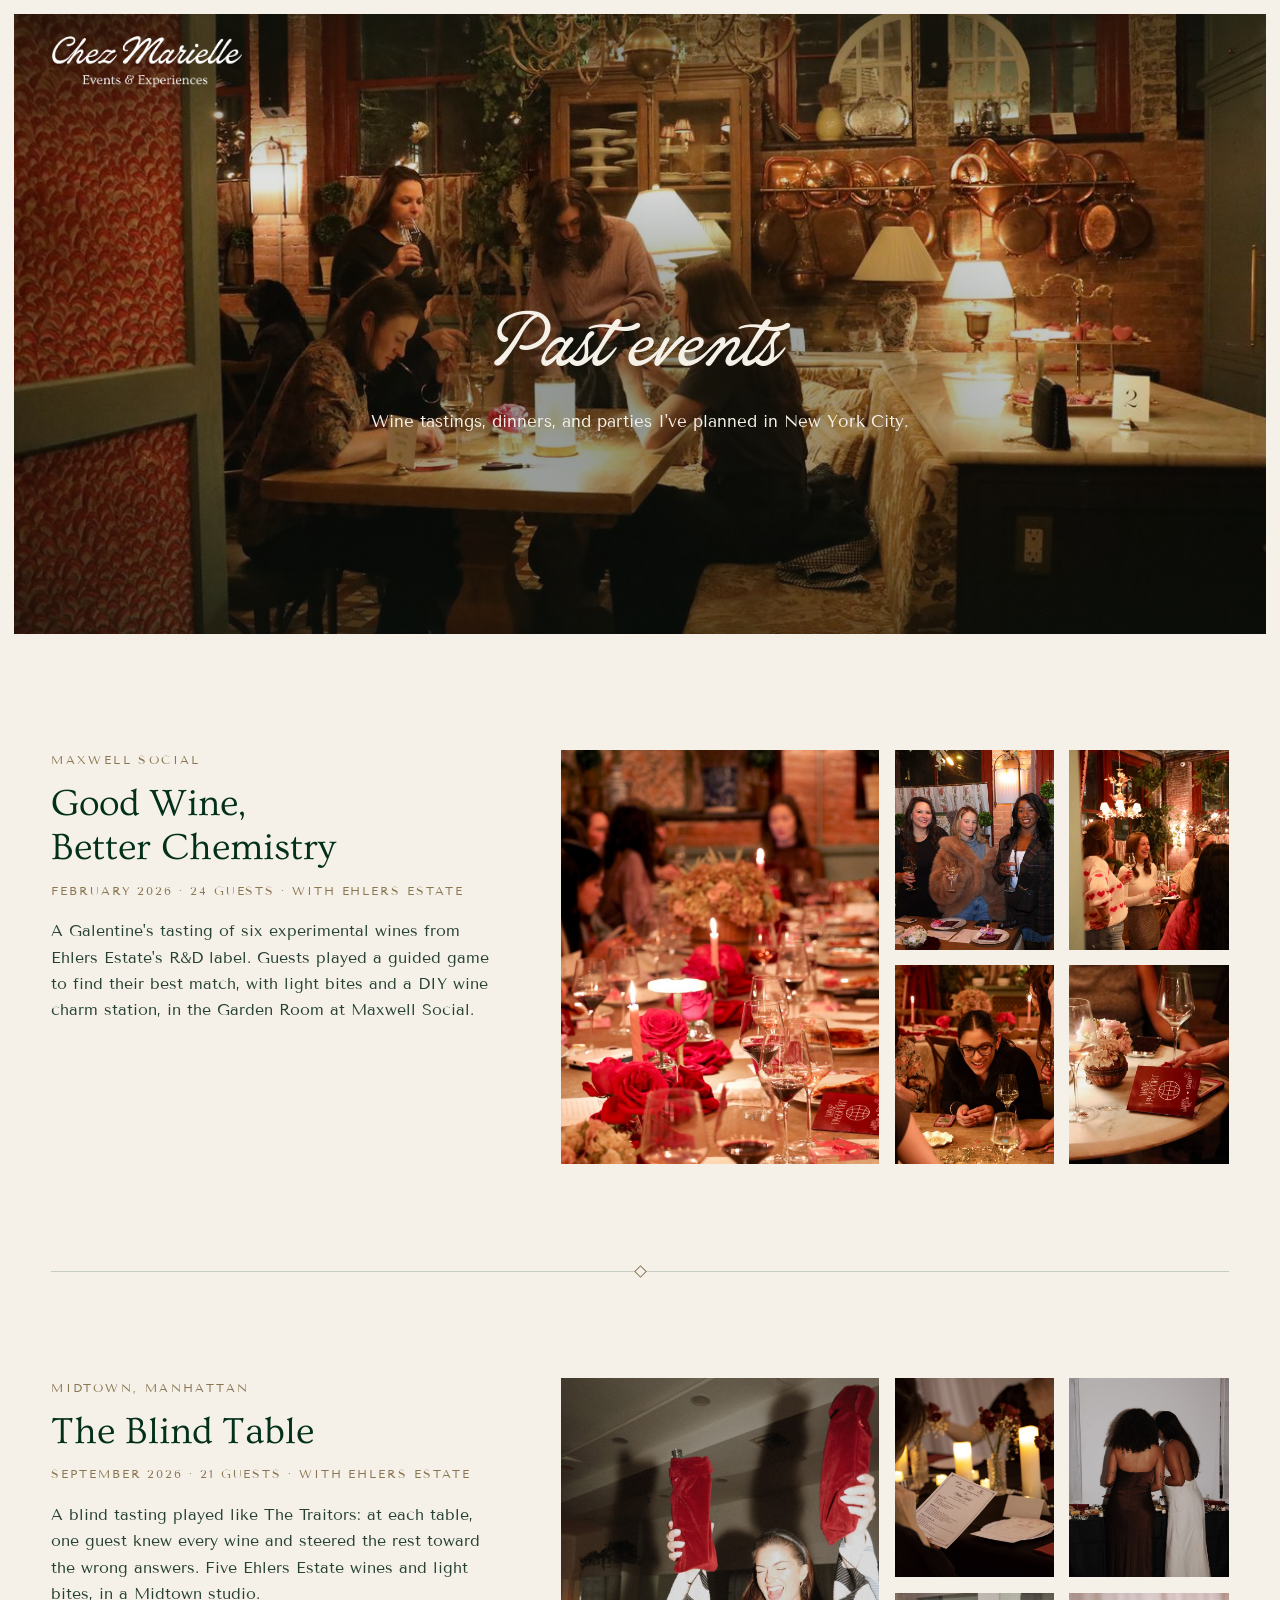
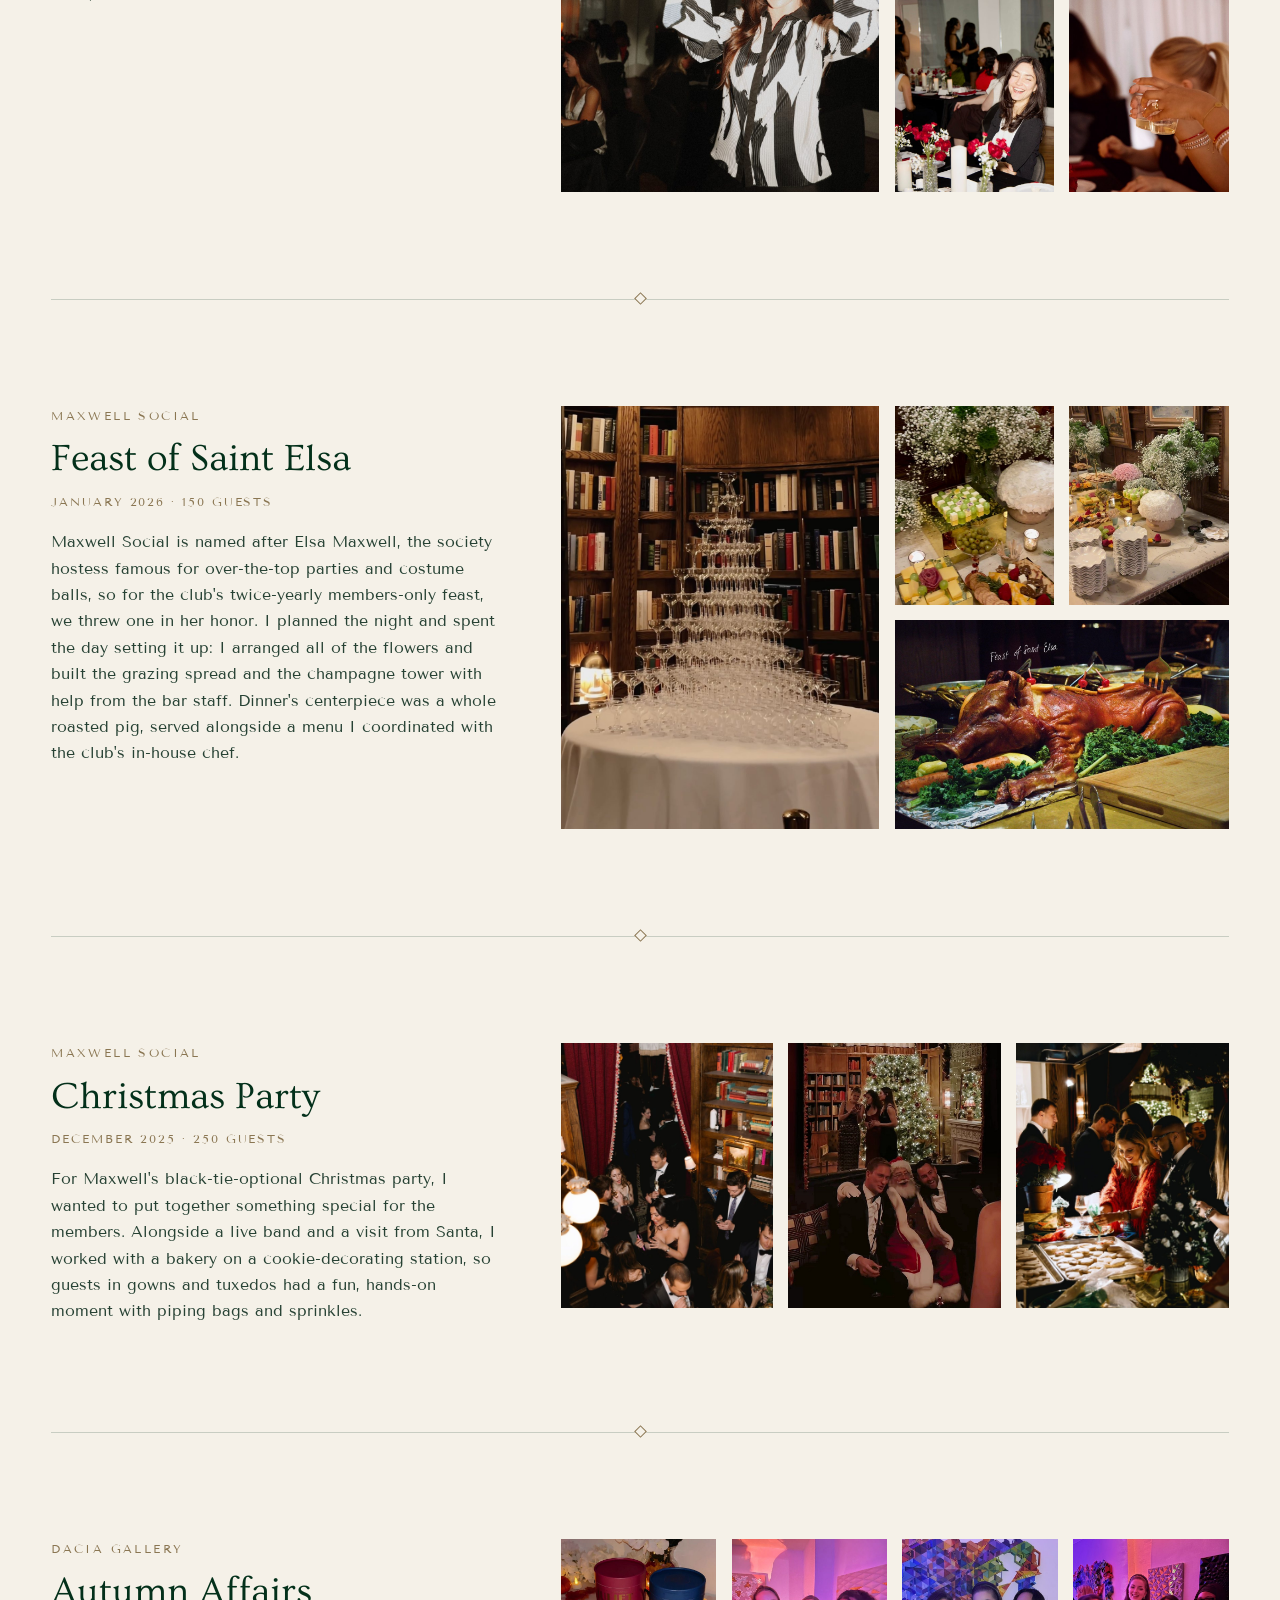
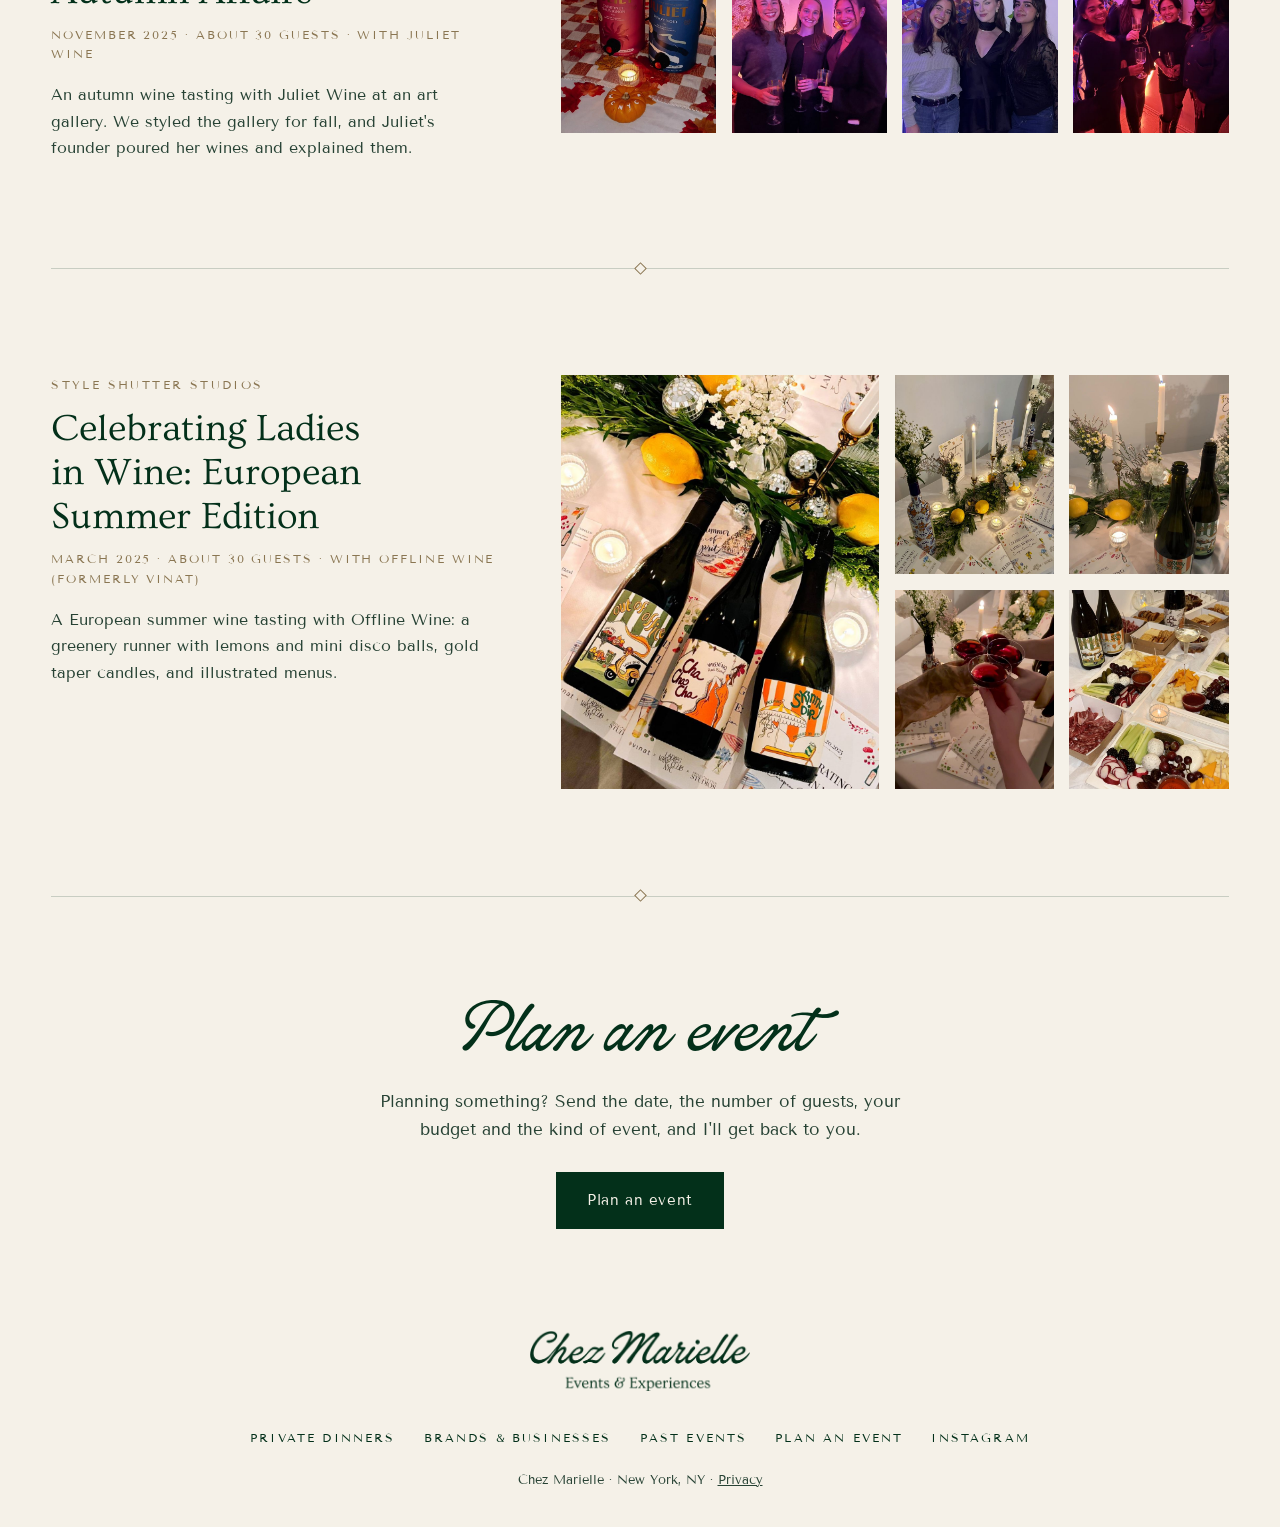
<file: past-events/index.html>
<!doctype html>
<html lang="en">
<head>
  <!-- Google tag -->
  <script async src="https://www.googletagmanager.com/gtm.js?id=GTM-NWH48WLP"></script>
  <script>
    window.dataLayer = window.dataLayer || [];
    function gtag(){dataLayer.push(arguments);}
    gtag('js', new Date());
  </script>
  <meta charset="utf-8">
  <meta name="viewport" content="width=device-width, initial-scale=1">
  <title>Past events: wine tastings and dinners in NYC | Chez Marielle</title>
  <meta name="description" content="Wine tastings and dinner events in New York City, planned and styled by Marielle Folan of Chez Marielle, with partners including Ehlers Estate, Juliet Wine, and Offline Wine (formerly Vinat).">
  <link rel="canonical" href="https://chezmarielle.com/past-events/">
  <link rel="icon" href="/favicon.ico" sizes="any">
  <link rel="icon" type="image/png" sizes="192x192" href="/icon-192.png">
  <link rel="apple-touch-icon" href="/apple-touch-icon.png">
  <meta name="theme-color" content="#03301A">

  <meta property="og:type" content="website">
  <meta property="og:url" content="https://chezmarielle.com/past-events/">
  <meta property="og:title" content="Past events: wine tastings and dinners in NYC | Chez Marielle">
  <meta property="og:description" content="Wine tastings and dinner events in New York City, planned and styled by Marielle Folan of Chez Marielle.">
  <meta property="og:image" content="https://chezmarielle.com/images/events/good-wine-better-chemistry-1.jpg">
  <meta name="twitter:card" content="summary_large_image">

  <link rel="preconnect" href="https://fonts.googleapis.com">
  <link rel="preconnect" href="https://fonts.gstatic.com" crossorigin>
  <link href="https://fonts.googleapis.com/css2?family=Ovo&family=Tenor+Sans&display=swap" rel="stylesheet">
  <link rel="preload" href="/fonts/careera-script.otf" as="font" type="font/otf" crossorigin>
  <link rel="preload" as="image" href="/images/events/past-events-hero-2000.jpg" imagesrcset="/images/events/past-events-hero-1400.jpg 1400w, /images/events/past-events-hero-2000.jpg 2000w" imagesizes="100vw" media="(min-width: 761px)">
  <link rel="stylesheet" href="/styles.css?v=25">
  <script>document.documentElement.classList.add('js');</script>
</head>
<body>

<header class="hero page">
  <picture class="hero-photo">
    <source media="(max-width: 760px)" srcset="/images/events/past-events-hero-phone.jpg">
    <img src="/images/events/past-events-hero-2000.jpg" srcset="/images/events/past-events-hero-1400.jpg 1400w, /images/events/past-events-hero-2000.jpg 2000w" sizes="100vw" width="2000" height="869" fetchpriority="high"
         alt="Guests at a candlelit table at Maxwell Social during Good Wine, Better Chemistry">
  </picture>
  <div class="bar">
    <a class="logo" href="/" aria-label="Chez Marielle Events &amp; Experiences, home"><img src="/images/chez-marielle-logo.png" alt="Chez Marielle Events &amp; Experiences" width="912" height="247"></a>
    <button class="nav-toggle" type="button" aria-expanded="false" aria-controls="site-nav" aria-label="Menu"><span></span><span></span><span></span></button>
    <nav class="nav" id="site-nav" aria-label="Main">
      <div class="nav-group nav-left">
        <a href="/">Home</a>
        <a href="/private-dinners/">Private dinners</a>
        <a href="/brand-events/">Brands &amp; businesses</a>
      </div>
      <div class="nav-group nav-right">
        <a href="/past-events/" aria-current="page">Past events</a>
        <a href="/#plan">Plan an event</a>
      </div>
    </nav>
  </div>
  <div class="hero-text">
    <h1>Past events</h1>
    <p class="hero-line">Wine tastings, dinners, and parties I've planned in New York City.</p>
  </div>
</header>

<main>


  <section class="event wrap" aria-labelledby="good-wine-better-chemistry">
    <div class="event-text">
      <p class="kicker">Maxwell Social</p>
      <h2 id="good-wine-better-chemistry">Good Wine, Better Chemistry</h2>
      <p class="details">February 2026 · 24 guests · With Ehlers Estate</p>
      <p>A Galentine's tasting of six experimental wines from Ehlers Estate's R&amp;D label. Guests played a guided game to find their best match, with light bites and a DIY wine charm station, in the Garden Room at Maxwell Social.</p>
    </div>
    <div class="mosaic">
        <img class="lead" src="/images/events/good-wine-better-chemistry-1.jpg" loading="lazy" width="1000" height="1250" alt="A long dinner table with red roses, pink taper candles, glasses of red and rosé, and a wine passport, with guests seated along it">
        <img src="/images/events/good-wine-better-chemistry-2.jpg" width="600" height="750" loading="lazy" alt="Three guests smiling with glasses of white wine beside the dinner table">
        <img src="/images/events/good-wine-better-chemistry-3.jpg" width="600" height="750" loading="lazy" alt="Guests laughing together with glasses of white wine, one in a heart-print sweater">
        <img src="/images/events/good-wine-better-chemistry-4.jpg" width="600" height="750" loading="lazy" alt="A guest laughing as she makes a charm at the DIY wine charm station">
        <img src="/images/events/good-wine-better-chemistry-5.jpg?v=2" width="600" height="750" loading="lazy" alt="A wine passport on a marble table beside a glass of rosé and a small bouquet">
    </div>
  </section>

  <div class="divider wrap" aria-hidden="true"><span></span></div>

  <section class="event wrap" aria-labelledby="the-blind-table">
    <div class="event-text">
      <p class="kicker">Midtown, Manhattan</p>
      <h2 id="the-blind-table">The Blind Table</h2>
      <p class="details">September 2026 · 21 guests · With Ehlers Estate</p>
      <p>A blind tasting played like The Traitors: at each table, one guest knew every wine and steered the rest toward the wrong answers. Five Ehlers Estate wines and light bites, in a Midtown studio.</p>
    </div>
    <div class="mosaic">
        <img class="lead" src="/images/events/the-blind-table-1.jpg" width="1000" height="1250" loading="lazy" alt="Marielle Folan holding up two wine bottles in red velvet bags at The Blind Table">
        <img src="/images/events/the-blind-table-2.jpg" width="600" height="750" loading="lazy" alt="A guest reading a printed tasting menu at a candlelit table with dark red flowers">
        <img src="/images/events/the-blind-table-3.jpg" width="600" height="750" loading="lazy" alt="Two guests in long dresses at the grazing table">
        <img src="/images/events/the-blind-table-4.jpg" width="600" height="750" loading="lazy" alt="A guest laughing at a table set with red and white flowers and pillar candles">
        <img src="/images/events/the-blind-table-5.jpg" width="600" height="750" loading="lazy" alt="A guest holding two tasting cups of white wine">
    </div>
  </section>

  <div class="divider wrap" aria-hidden="true"><span></span></div>

  <section class="event wrap" aria-labelledby="feast-of-saint-elsa">
    <div class="event-text">
      <p class="kicker">Maxwell Social</p>
      <h2 id="feast-of-saint-elsa">Feast of Saint Elsa</h2>
      <p class="details">January 2026 · 150 guests</p>
      <p>Maxwell Social is named after Elsa Maxwell, the society hostess famous for over-the-top parties and costume balls, so for the club's twice-yearly members-only feast, we threw one in her honor. I planned the night and spent the day setting it up: I arranged all of the flowers and built the grazing spread and the champagne tower with help from the bar staff. Dinner's centerpiece was a whole roasted pig, served alongside a menu I coordinated with the club's in-house chef.</p>
    </div>
    <div class="mosaic">
        <img class="lead" src="/images/events/feast-of-saint-elsa-1.jpg" width="1000" height="1250" loading="lazy" alt="A champagne tower of coupe glasses on a draped round table, in front of floor-to-ceiling bookshelves">
        <img src="/images/events/feast-of-saint-elsa-2.jpg" width="600" height="750" loading="lazy" alt="A grazing spread of cheeses, crackers, olives, and berries beneath arrangements of baby's breath and white roses">
        <img src="/images/events/feast-of-saint-elsa-3.jpg" width="600" height="750" loading="lazy" alt="The grazing table with flower arrangements, cheeses, and stacked plates">
        <img class="wide" src="/images/events/feast-of-saint-elsa-4.jpg" width="1200" height="750" loading="lazy" alt="A whole roasted pig on a bed of greens, the centerpiece of the Feast of Saint Elsa dinner">
    </div>
  </section>

  <div class="divider wrap" aria-hidden="true"><span></span></div>

  <section class="event wrap" aria-labelledby="christmas-party">
    <div class="event-text">
      <p class="kicker">Maxwell Social</p>
      <h2 id="christmas-party">Christmas Party</h2>
      <p class="details">December 2025 · 250 guests</p>
      <p>For Maxwell's black-tie-optional Christmas party, I wanted to put together something special for the members. Alongside a live band and a visit from Santa, I worked with a bakery on a cookie-decorating station, so guests in gowns and tuxedos had a fun, hands-on moment with piping bags and sprinkles.</p>
    </div>
    <div class="mosaic trio">
        <img src="/images/events/christmas-party-1.jpg" width="1000" height="1250" loading="lazy" alt="Guests in black tie at the Maxwell Social Christmas party, seen from above">
        <img src="/images/events/christmas-party-3.jpg" width="800" height="1000" loading="lazy" alt="Santa on a couch with two guests in tuxedos, in front of the Christmas tree">
        <img src="/images/events/christmas-party-2.jpg" width="1000" height="1250" loading="lazy" alt="Guests in gowns and tuxedos at the cookie-decorating station">
    </div>
  </section>

  <div class="divider wrap" aria-hidden="true"><span></span></div>

  <section class="event wrap" aria-labelledby="autumn-affairs">
    <div class="event-text">
      <p class="kicker">Dacia Gallery</p>
      <h2 id="autumn-affairs">Autumn Affairs</h2>
      <p class="details">November 2025 · about 30 guests · With Juliet Wine</p>
      <p>An autumn wine tasting with Juliet Wine at an art gallery. We styled the gallery for fall, and Juliet's founder poured her wines and explained them.</p>
    </div>
    <div class="mosaic even">
        <img src="/images/events/autumn-affairs-1.jpg" width="600" height="750" loading="lazy" alt="Juliet Wine Cabernet Sauvignon and Pinot Noir on a checkered tablecloth with fall leaves, a candle, and a small pumpkin">
        <img src="/images/events/autumn-affairs-2.jpg" width="600" height="750" loading="lazy" alt="Three guests holding glasses of wine in the gallery">
        <img src="/images/events/autumn-affairs-3.jpg" width="600" height="750" loading="lazy" alt="Three guests posing in front of a colorful artwork">
        <img src="/images/events/autumn-affairs-4.jpg" width="600" height="750" loading="lazy" alt="Four guests holding glasses of wine under pink and purple light">
    </div>
  </section>

  <div class="divider wrap" aria-hidden="true"><span></span></div>

  <section class="event wrap" aria-labelledby="european-summer-edition">
    <div class="event-text">
      <p class="kicker">Style Shutter Studios</p>
      <h2 id="european-summer-edition">Celebrating Ladies in Wine: European Summer Edition</h2>
      <p class="details">March 2025 · about 30 guests · With Offline Wine (formerly Vinat)</p>
      <p>A European summer wine tasting with Offline Wine: a greenery runner with lemons and mini disco balls, gold taper candles, and illustrated menus.</p>
    </div>
    <div class="mosaic">
        <img class="lead" src="/images/events/european-summer-edition-1.jpg" width="1000" height="1250" loading="lazy" alt="Three wine bottles laid on the table among lemons, greenery, mini disco balls, and illustrated menus">
        <img src="/images/events/european-summer-edition-2.jpg" width="600" height="750" loading="lazy" alt="A greenery runner with lemons, white flowers, and taper candles beside illustrated menus">
        <img src="/images/events/european-summer-edition-3.jpg" width="600" height="750" loading="lazy" alt="Wine bottles, lemons, white flowers, and taper candles on the table, with an illustrated menu in front">
        <img src="/images/events/european-summer-edition-4.jpg" width="600" height="750" loading="lazy" alt="Guests clinking glasses of red wine over the table">
        <img src="/images/events/european-summer-edition-5.jpg" width="600" height="750" loading="lazy" alt="A spread of cheeses, charcuterie, fruit, and vegetables next to wine bottles">
    </div>
  </section>


  <div class="divider wrap" aria-hidden="true"><span></span></div>

  <section class="page-cta wrap" aria-labelledby="plan-heading">
    <h2 id="plan-heading" class="script">Plan an event</h2>
    <p>Planning something? Send the date, the number of guests, your budget and the kind of event, and I'll get back to you.</p>
    <a class="button dark" href="/#plan">Plan an event</a>
  </section>

</main>

<footer class="footer">
  <div class="wrap footer-inner">
    <a class="footer-logo" href="/" aria-label="Chez Marielle Events &amp; Experiences, home"><span class="logo-mask"></span></a>
    <nav class="footer-nav" aria-label="Footer">
      <a href="/private-dinners/">Private dinners</a>
      <a href="/brand-events/">Brands &amp; businesses</a>
      <a href="/past-events/">Past events</a>
      <a href="/#plan">Plan an event</a>
      <a href="https://www.instagram.com/chez.marielle/" rel="me">Instagram</a>
    </nav>
    <p class="footer-small">Chez Marielle · New York, NY · <a href="/privacy/">Privacy</a></p>
  </div>
</footer>

<script src="/main.js?v=3" defer></script>
</body>
</html>
</file>
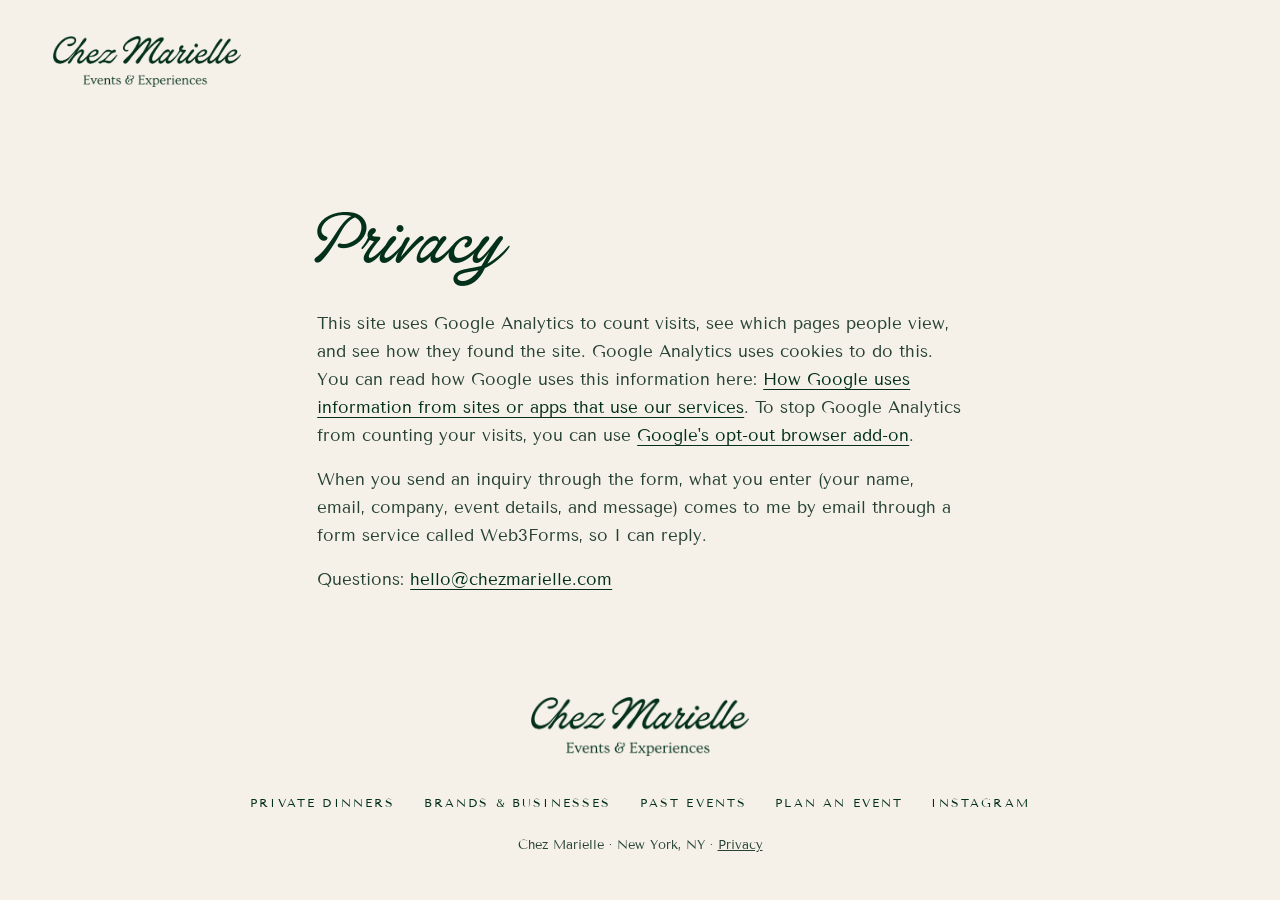
<file: privacy/index.html>
<!doctype html>
<html lang="en">
<head>
  <!-- Google tag -->
  <script async src="https://www.googletagmanager.com/gtm.js?id=GTM-NWH48WLP"></script>
  <script>
    window.dataLayer = window.dataLayer || [];
    function gtag(){dataLayer.push(arguments);}
    gtag('js', new Date());
  </script>
  <meta charset="utf-8">
  <meta name="viewport" content="width=device-width, initial-scale=1">
  <title>Privacy | Chez Marielle</title>
  <meta name="description" content="How chezmarielle.com uses Google Analytics and the inquiry form.">
  <link rel="canonical" href="https://chezmarielle.com/privacy/">
  <link rel="icon" href="/favicon.ico" sizes="any">
  <link rel="icon" type="image/png" sizes="192x192" href="/icon-192.png">
  <link rel="apple-touch-icon" href="/apple-touch-icon.png">
  <meta name="theme-color" content="#03301A">
  <link rel="preconnect" href="https://fonts.googleapis.com">
  <link rel="preconnect" href="https://fonts.gstatic.com" crossorigin>
  <link href="https://fonts.googleapis.com/css2?family=Ovo&family=Tenor+Sans&display=swap" rel="stylesheet">
  <link rel="preload" href="/fonts/careera-script.otf" as="font" type="font/otf" crossorigin>
  <link rel="stylesheet" href="/styles.css?v=25">
  <script>document.documentElement.classList.add('js');</script>
</head>
<body>

<header class="page-plain">
  <div class="bar">
    <a class="logo" href="/" aria-label="Chez Marielle Events &amp; Experiences, home"><span class="logo-mask"></span></a>
    <button class="nav-toggle" type="button" aria-expanded="false" aria-controls="site-nav" aria-label="Menu"><span></span><span></span><span></span></button>
    <nav class="nav" id="site-nav" aria-label="Main">
      <div class="nav-group nav-left">
        <a href="/">Home</a>
        <a href="/private-dinners/">Private dinners</a>
        <a href="/brand-events/">Brands &amp; businesses</a>
      </div>
      <div class="nav-group nav-right">
        <a href="/past-events/">Past events</a>
        <a href="/#plan">Plan an event</a>
      </div>
    </nav>
  </div>
</header>

<main>
  <section class="prose wrap">
    <h1 class="script">Privacy</h1>
    <p>This site uses Google Analytics to count visits, see which pages people view, and see how they found the site. Google Analytics uses cookies to do this. You can read how Google uses this information here: <a href="https://policies.google.com/technologies/partner-sites">How Google uses information from sites or apps that use our services</a>. To stop Google Analytics from counting your visits, you can use <a href="https://tools.google.com/dlpage/gaoptout">Google's opt-out browser add-on</a>.</p>
    <p>When you send an inquiry through the form, what you enter (your name, email, company, event details, and message) comes to me by email through a form service called Web3Forms, so I can reply.</p>
    <p>Questions: <a href="mailto:hello@chezmarielle.com">hello@chezmarielle.com</a></p>
  </section>
</main>

<footer class="footer">
  <div class="wrap footer-inner">
    <a class="footer-logo" href="/" aria-label="Chez Marielle Events &amp; Experiences, home"><span class="logo-mask"></span></a>
    <nav class="footer-nav" aria-label="Footer">
      <a href="/private-dinners/">Private dinners</a>
      <a href="/brand-events/">Brands &amp; businesses</a>
      <a href="/past-events/">Past events</a>
      <a href="/#plan">Plan an event</a>
      <a href="https://www.instagram.com/chez.marielle/" rel="me">Instagram</a>
    </nav>
    <p class="footer-small">Chez Marielle · New York, NY · <a href="/privacy/">Privacy</a></p>
  </div>
</footer>

<script src="/main.js?v=3" defer></script>
</body>
</html>
</file>
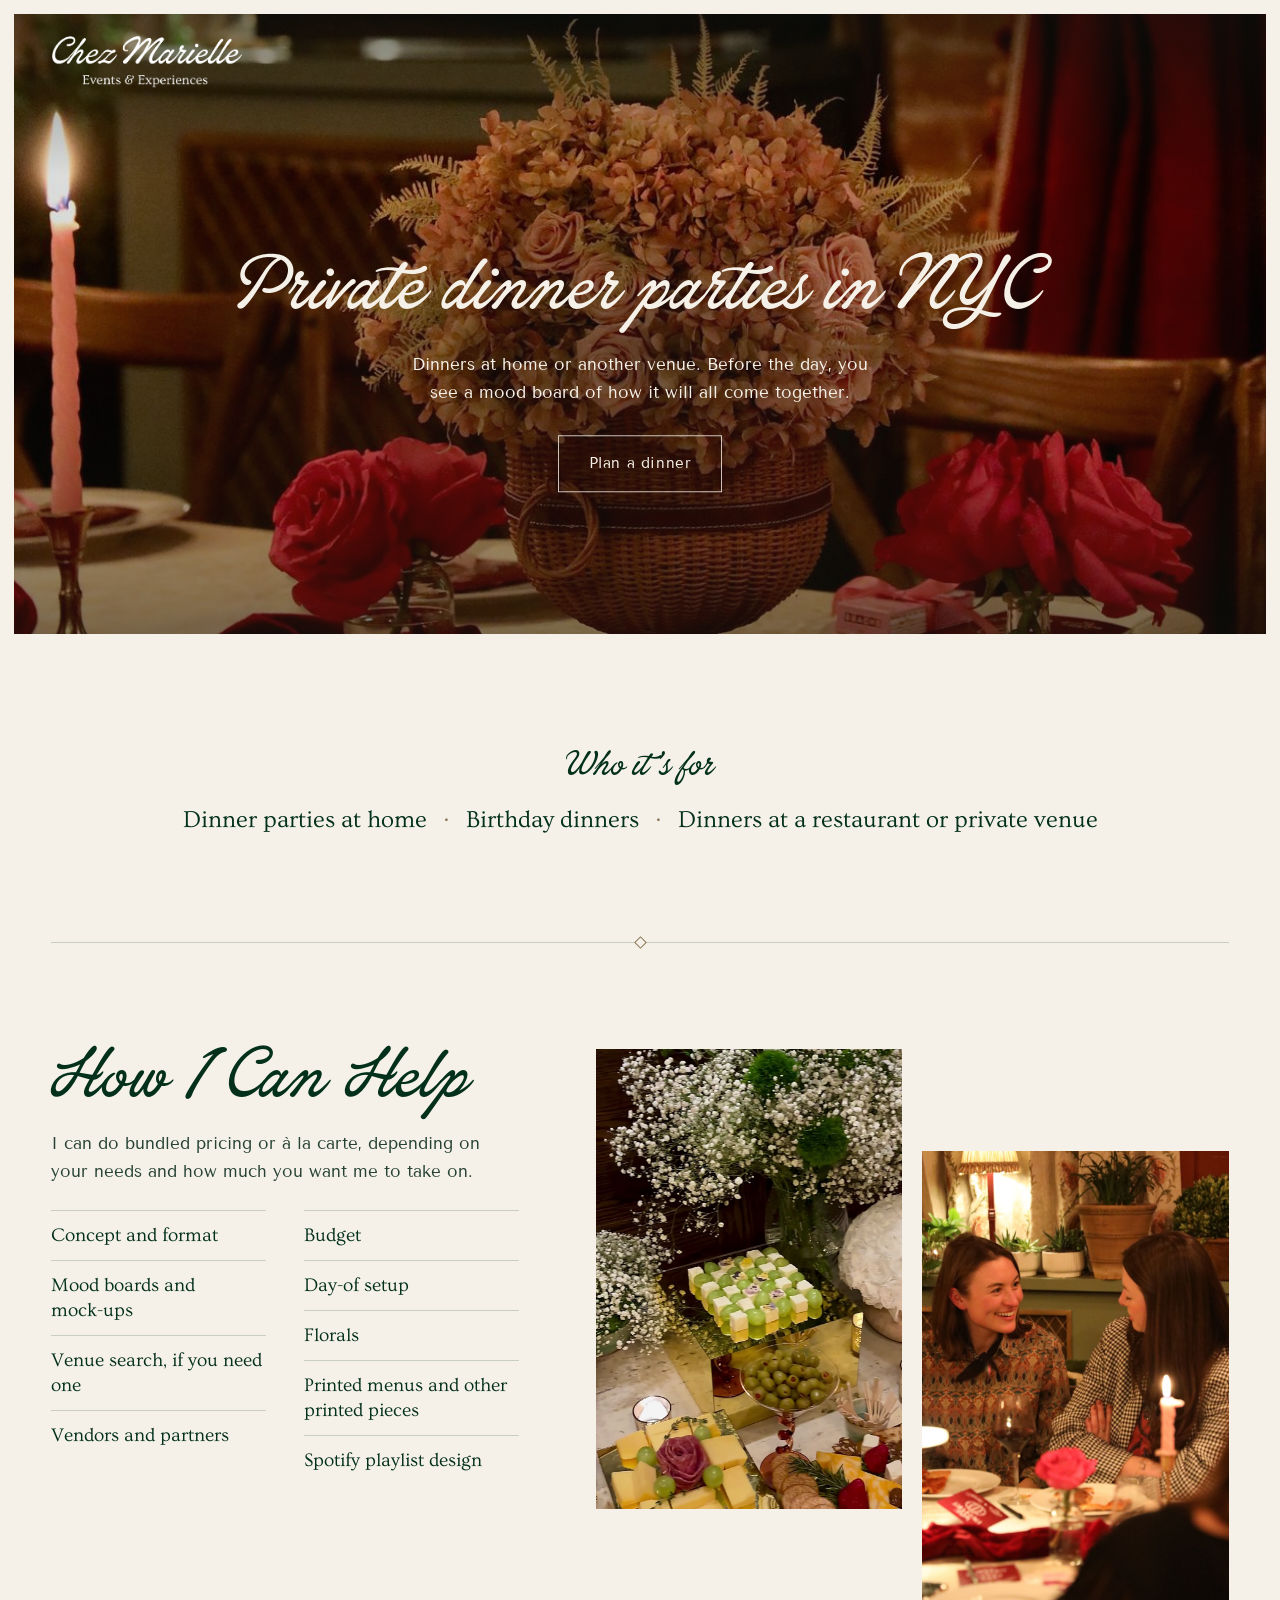
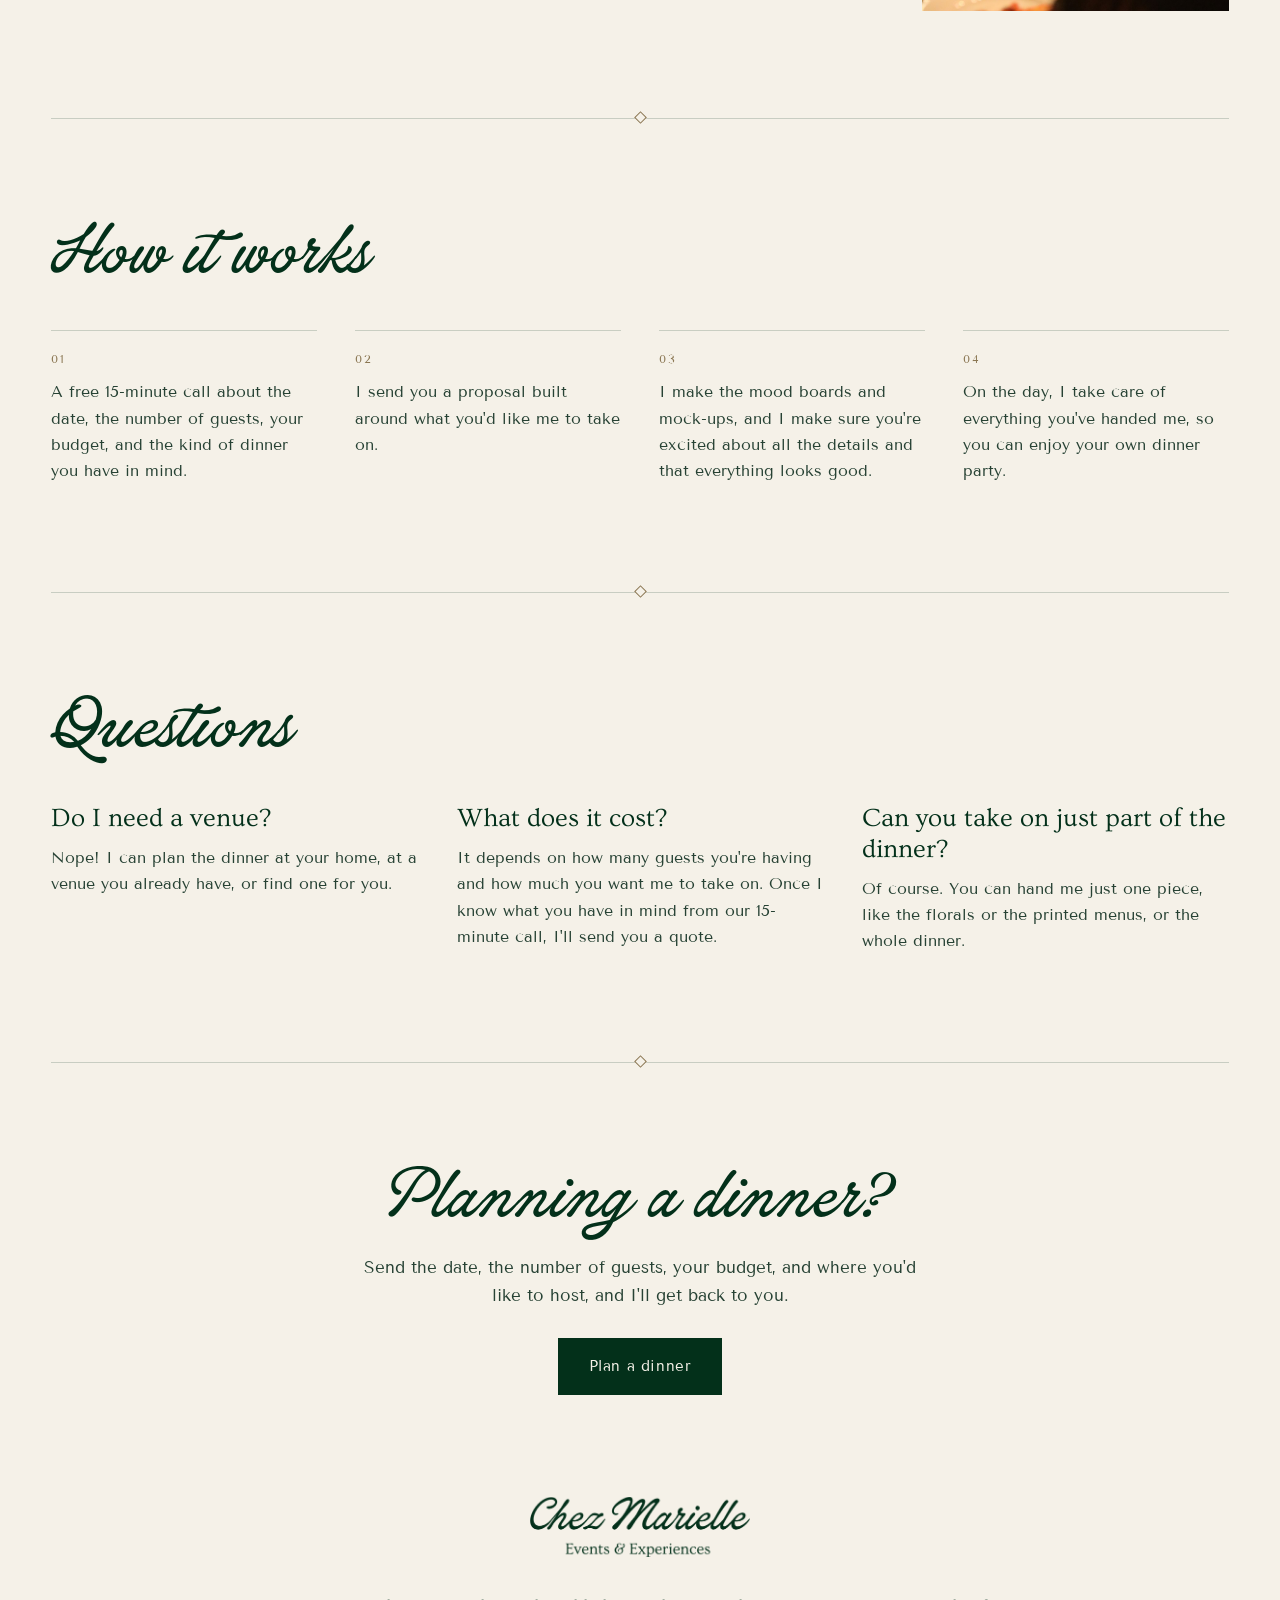
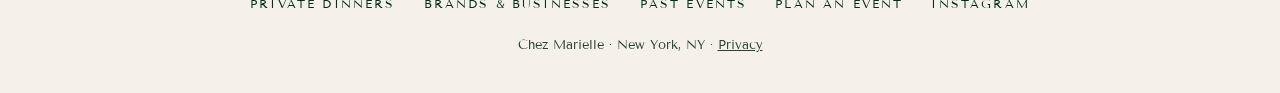
<file: private-dinners/index.html>
<!doctype html>
<html lang="en">
<head>
  <!-- Google tag -->
  <script async src="https://www.googletagmanager.com/gtm.js?id=GTM-NWH48WLP"></script>
  <script>
    window.dataLayer = window.dataLayer || [];
    function gtag(){dataLayer.push(arguments);}
    gtag('js', new Date());
  </script>
  <meta charset="utf-8">
  <meta name="viewport" content="width=device-width, initial-scale=1">
  <title>Private dinner party planner in NYC | Chez Marielle</title>
  <meta name="description" content="Private dinner parties in New York City, at home or another venue, with as little or as much planning and styling as you need, from the concept to day-of setup.">
  <link rel="canonical" href="https://chezmarielle.com/private-dinners/">
  <link rel="icon" href="/favicon.ico" sizes="any">
  <link rel="icon" type="image/png" sizes="192x192" href="/icon-192.png">
  <link rel="apple-touch-icon" href="/apple-touch-icon.png">
  <meta name="theme-color" content="#03301A">

  <meta property="og:type" content="website">
  <meta property="og:url" content="https://chezmarielle.com/private-dinners/">
  <meta property="og:title" content="Private dinner party planner in NYC | Chez Marielle">
  <meta property="og:description" content="Private dinner parties in New York City, at home or another venue, with as little or as much planning and styling as you need, from the concept to day-of setup.">
  <meta property="og:image" content="https://chezmarielle.com/images/private-dinners/grazing-spread.jpg">
  <meta name="twitter:card" content="summary_large_image">

  <link rel="preconnect" href="https://fonts.googleapis.com">
  <link rel="preconnect" href="https://fonts.gstatic.com" crossorigin>
  <link href="https://fonts.googleapis.com/css2?family=Ovo&family=Tenor+Sans&display=swap" rel="stylesheet">
  <link rel="preload" href="/fonts/careera-script.otf" as="font" type="font/otf" crossorigin>
  <link rel="preload" as="image" href="/images/private-dinners/hero-table-2000.jpg" imagesrcset="/images/private-dinners/hero-table-1400.jpg 1400w, /images/private-dinners/hero-table-2000.jpg 2000w" imagesizes="100vw" media="(min-width: 761px)">
  <link rel="stylesheet" href="/styles.css?v=25">

  <script type="application/ld+json">
  {
    "@context": "https://schema.org",
    "@type": "Service",
    "name": "Private dinner party planning",
    "serviceType": "Private dinner party planning",
    "url": "https://chezmarielle.com/private-dinners/",
    "description": "Private dinner parties in New York City, at home or another venue, with as little or as much planning and styling as you need, from the concept to day-of setup.",
    "provider": { "@id": "https://chezmarielle.com/#business" },
    "areaServed": { "@type": "City", "name": "New York City" }
  }
  </script>
  <script type="application/ld+json">
  {
    "@context": "https://schema.org",
    "@type": "FAQPage",
    "mainEntity": [
      { "@type": "Question", "name": "Do I need a venue?", "acceptedAnswer": { "@type": "Answer", "text": "Nope! I can plan the dinner at your home, at a venue you already have, or find one for you." } },
      { "@type": "Question", "name": "What does it cost?", "acceptedAnswer": { "@type": "Answer", "text": "It depends on how many guests you're having and how much you want me to take on. Once I know what you have in mind from our 15-minute call, I'll send you a quote." } },
      { "@type": "Question", "name": "Can you take on just part of the dinner?", "acceptedAnswer": { "@type": "Answer", "text": "Of course. You can hand me just one piece, like the florals or the printed menus, or the whole dinner." } }
    ]
  }
  </script>
  <script>document.documentElement.classList.add('js');</script>
</head>
<body>

<header class="hero page">
  <picture class="hero-photo">
    <source media="(max-width: 760px)" srcset="/images/private-dinners/hero-table-phone.jpg">
    <img src="/images/private-dinners/hero-table-2000.jpg" srcset="/images/private-dinners/hero-table-1400.jpg 1400w, /images/private-dinners/hero-table-2000.jpg 2000w" sizes="100vw" width="2000" height="869" fetchpriority="high"
         alt="A basket of pink roses and hydrangeas between pink taper candles and red roses on a dinner table at Good Wine, Better Chemistry">
  </picture>
  <div class="bar">
    <a class="logo" href="/" aria-label="Chez Marielle Events &amp; Experiences, home"><img src="/images/chez-marielle-logo.png" alt="Chez Marielle Events &amp; Experiences" width="912" height="247"></a>
    <button class="nav-toggle" type="button" aria-expanded="false" aria-controls="site-nav" aria-label="Menu"><span></span><span></span><span></span></button>
    <nav class="nav" id="site-nav" aria-label="Main">
      <div class="nav-group nav-left">
        <a href="/">Home</a>
        <a href="/private-dinners/" aria-current="page">Private dinners</a>
        <a href="/brand-events/">Brands &amp; businesses</a>
      </div>
      <div class="nav-group nav-right">
        <a href="/past-events/">Past events</a>
        <a href="/#plan">Plan an event</a>
      </div>
    </nav>
  </div>
  <div class="hero-text">
    <h1>Private dinner parties in NYC</h1>
    <p class="hero-line">Dinners at home or another venue. Before the day, you see a mood board of how it will all come together.</p>
    <a class="button ghost" href="/#plan">Plan a dinner</a>
  </div>
</header>

<main>

  <section class="who-band wrap" aria-labelledby="who-its-for">
    <h2 id="who-its-for" class="label-script">Who it<span class="ap">'</span>s for</h2>
    <ul class="who-inline"><li>Dinner parties at home</li><li>Birthday dinners</li><li>Dinners at a restaurant or private venue</li></ul>
  </section>

  <div class="divider wrap" aria-hidden="true"><span></span></div>

  <section class="split split-pair wrap" aria-labelledby="includes">
    <div class="split-text">
      <h2 id="includes" class="script">How I Can Help</h2>
      <p class="split-sub">I can do bundled pricing or à la carte, depending on your needs and how much you want me to take on.</p>
      <ul class="help-list">
          <li>Concept and format</li>
          <li>Mood boards and <span class="nw">mock-ups</span></li>
          <li>Venue search, if you need one</li>
          <li>Vendors and partners</li>
          <li>Budget</li>
          <li>Day-of setup</li>
          <li>Florals</li>
          <li>Printed menus and other printed pieces</li>
          <li>Spotify playlist design</li>
        </ul>
    </div>
    <div class="split-photos photo-pair">
      <img src="/images/private-dinners/grazing-spread.jpg" width="1200" height="1500" loading="lazy"
           alt="A grazing spread of cheeses, crackers, olives, and berries beneath arrangements of baby's breath and white roses, at the Feast of Saint Elsa">
      <img src="/images/private-dinners/two-guests.jpg" width="1200" height="1500" loading="lazy"
           alt="Two guests talking across the dinner table by candlelight at Good Wine, Better Chemistry">
    </div>
  </section>

  <div class="divider wrap" aria-hidden="true"><span></span></div>

  <section class="block wrap" aria-labelledby="how-it-works">
    <h2 id="how-it-works" class="script">How it works</h2>
    <ol class="steps">
      <li>A free 15-minute call about the date, the number of guests, your budget, and the kind of dinner you have in mind.</li>
      <li>I send you a proposal built around what you'd like me to take on.</li>
      <li>I make the mood boards and <span class="nw">mock-ups</span>, and I make sure you're excited about all the details and that everything looks good.</li>
      <li>On the day, I take care of everything you've handed me, so you can enjoy your own dinner party.</li>
    </ol>
  </section>

  <div class="divider wrap" aria-hidden="true"><span></span></div>

  <section class="block wrap" aria-labelledby="questions">
    <h2 id="questions" class="script">Questions</h2>
    <div class="faq">
      <article>
        <h3>Do I need a venue?</h3>
        <p>Nope! I can plan the dinner at your home, at a venue you already have, or find one for you.</p>
      </article>
      <article>
        <h3>What does it cost?</h3>
        <p>It depends on how many guests you're having and how much you want me to take on. Once I know what you have in mind from our 15-minute call, I'll send you a quote.</p>
      </article>
      <article>
        <h3>Can you take on just part of the dinner?</h3>
        <p>Of course. You can hand me just one piece, like the florals or the printed menus, or the whole dinner.</p>
      </article>
    </div>
  </section>

  <div class="divider wrap" aria-hidden="true"><span></span></div>

  <section class="page-cta wrap" aria-labelledby="cta-heading">
    <h2 id="cta-heading" class="script">Planning a dinner?</h2>
    <p>Send the date, the number of guests, your budget, and where you'd like to host, and I'll get back to you.</p>
    <a class="button dark" href="/#plan">Plan a dinner</a>
  </section>

</main>

<footer class="footer">
  <div class="wrap footer-inner">
    <a class="footer-logo" href="/" aria-label="Chez Marielle Events &amp; Experiences, home"><span class="logo-mask"></span></a>
    <nav class="footer-nav" aria-label="Footer">
      <a href="/private-dinners/">Private dinners</a>
      <a href="/brand-events/">Brands &amp; businesses</a>
      <a href="/past-events/">Past events</a>
      <a href="/#plan">Plan an event</a>
      <a href="https://www.instagram.com/chez.marielle/" rel="me">Instagram</a>
    </nav>
    <p class="footer-small">Chez Marielle · New York, NY · <a href="/privacy/">Privacy</a></p>
  </div>
</footer>

<script src="/main.js?v=3" defer></script>
</body>
</html>
</file>
<file: styles.css>
/* Chez Marielle. Fonts: Careera Script (the logo's script) for big headings,
   Ovo (the logo's "Events & Experiences") for titles, Tenor Sans for text. */
@font-face {
  font-family: 'Careera Script';
  src: url('/fonts/careera-script.otf') format('opentype');
  font-display: swap;
}

:root {
  --green: #03301A;
  --cream: #F5F1E8;
  --paper: #FBF8F2;
  --ink: #274234;
  --brass: #8A7652;
  --line: rgba(3, 48, 26, 0.18);
  --script: 'Careera Script', 'Ovo', Georgia, serif;
  --serif: 'Ovo', Georgia, 'Times New Roman', serif;
  --sans: 'Tenor Sans', system-ui, -apple-system, 'Segoe UI', sans-serif;
  --gutter: clamp(16px, 4vw, 64px);
  --gap: clamp(64px, 8vw, 120px);
}

* { box-sizing: border-box; }
html { scroll-behavior: smooth; }
body {
  margin: 0;
  font-family: var(--sans);
  font-size: 17px;
  line-height: 1.65;
  color: var(--ink);
  background: var(--cream);
  -webkit-font-smoothing: antialiased;
}
img { display: block; max-width: 100%; height: auto; }
.nw { white-space: nowrap; }
figure { margin: 0; }
h1, h2, h3 { font-weight: 400; color: var(--green); margin: 0; }
p { margin: 0; }
a { color: inherit; }

.wrap { max-width: calc(1240px + 2 * var(--gutter)); margin: 0 auto; padding: 0 var(--gutter); }

/* Small spaced capitals, used for labels */
.kicker {
  font-family: var(--sans);
  font-size: 12px;
  letter-spacing: 0.2em;
  text-transform: uppercase;
  color: var(--brass);
  margin: 0;
}

/* Big script headings */
.script {
  font-family: var(--script);
  font-size: clamp(44px, 5vw, 72px);
  line-height: 1.05;
  color: var(--green);
  text-wrap: balance;
}

/* Buttons */
.button {
  display: inline-block;
  font-family: var(--sans);
  font-size: 15px;
  letter-spacing: 0.04em;
  text-decoration: none;
  border: 1px solid transparent;
  padding: 15px 30px;
  cursor: pointer;
}
.button.ghost { border-color: rgba(245, 241, 232, 0.8); color: var(--cream); }
.button.ghost:hover { background: rgba(245, 241, 232, 0.12); }
.button.dark { background: var(--green); color: var(--cream); }
.button.dark:hover { background: #0a4027; }
.button:focus-visible, a:focus-visible, input:focus-visible, textarea:focus-visible, select:focus-visible { outline: 2px solid #8A7652; outline-offset: 2px; }

/* Opening: the photo framed by a cream border */
.hero {
  position: relative;
  margin: 14px;
  height: min(calc(100svh - 28px), 860px);
  min-height: 600px;
  overflow: hidden;
  color: var(--cream);
}
.hero-photo, .hero-photo img { position: absolute; inset: 0; width: 100%; height: 100%; }
.hero-photo img { object-fit: cover; }
.hero::after {
  content: "";
  position: absolute;
  inset: 0;
  background:
    linear-gradient(180deg, rgba(12, 20, 14, 0.55) 0%, rgba(12, 20, 14, 0.12) 26%, rgba(12, 20, 14, 0.18) 60%, rgba(12, 20, 14, 0.55) 100%),
    radial-gradient(ellipse 60% 45% at 50% 56%, rgba(12, 20, 14, 0.42), rgba(12, 20, 14, 0) 70%);
}
.bar {
  position: absolute;
  z-index: 3;
  top: 0;
  left: 0;
  right: 0;
  display: grid;
  grid-template-columns: minmax(0, 1fr) auto minmax(0, 1fr);
  align-items: center;
  column-gap: 32px;
  padding: 22px clamp(20px, 3vw, 44px);
}
/* The logo has its own center column, so the menu can never run into it */
.logo { grid-column: 2; grid-row: 1; }
.logo img { width: 190px; }
.nav { display: contents; }
.nav-group { display: flex; gap: 28px; grid-row: 1; }
.nav-left { grid-column: 1; justify-self: start; }
.nav-right { grid-column: 3; justify-self: end; }
.nav a {
  color: var(--cream);
  text-decoration: none;
  font-size: 12px;
  letter-spacing: 0.16em;
  text-transform: uppercase;
  white-space: nowrap;
}
.nav a:hover, .nav a[aria-current="page"] { text-decoration: underline; text-underline-offset: 6px; }

.hero-text {
  position: absolute;
  z-index: 2;
  left: 50%;
  top: 55%;
  transform: translate(-50%, -50%);
  width: min(980px, 90%);
  text-align: center;
}
.hero-text .kicker { color: var(--cream); }
.hero h1 {
  font-family: var(--script);
  font-size: clamp(44px, 7.2vw, 104px);
  line-height: 1.08;
  color: var(--cream);
  margin-top: 14px;
  text-wrap: balance;
}
.hero-line { margin-top: 20px; font-size: 17px; }
.hero-text .button { margin-top: 28px; }
.event-types {
  position: absolute;
  z-index: 2;
  left: 0;
  right: 0;
  bottom: 24px;
  display: flex;
  justify-content: center;
  flex-wrap: wrap;
  gap: 6px 0;
  list-style: none;
  margin: 0;
  padding: 0 20px;
  font-size: 11px;
  letter-spacing: 0.18em;
  text-transform: uppercase;
}
.event-types li:not(:last-child)::after { content: "·"; margin: 0 14px; opacity: 0.7; }

/* Menu button: phones and tablets */
.nav-toggle {
  display: none;
  flex-direction: column;
  justify-content: center;
  gap: 6px;
  width: 44px;
  height: 44px;
  padding: 10px;
  margin-right: -10px;
  background: none;
  border: 0;
  cursor: pointer;
}
.nav-toggle span { display: block; height: 2px; background: var(--cream); transition: transform 0.2s, opacity 0.2s; }
.nav-toggle[aria-expanded="true"] span:nth-child(1) { transform: translateY(8px) rotate(45deg); }
.nav-toggle[aria-expanded="true"] span:nth-child(2) { opacity: 0; }
.nav-toggle[aria-expanded="true"] span:nth-child(3) { transform: translateY(-8px) rotate(-45deg); }
.nav-toggle:focus-visible { outline: 2px solid #8A7652; outline-offset: 2px; }

/* About */
.about {
  display: grid;
  grid-template-columns: minmax(0, 300px) minmax(0, 1fr);
  gap: clamp(32px, 6vw, 88px);
  align-items: center;
  padding-top: var(--gap);
  padding-bottom: var(--gap);
}
.about-lead {
  font-family: var(--serif);
  font-size: clamp(26px, 2.8vw, 38px);
  line-height: 1.25;
  color: var(--green);
  margin: 16px 0 20px;
}
.about-text p:not(.about-lead):not(.kicker) { max-width: 40em; }

/* One divider between every section: a hairline with a small brass diamond */
.divider { position: relative; height: 9px; display: flex; align-items: center; justify-content: center; }
.divider::before { content: ""; position: absolute; left: var(--gutter); right: var(--gutter); top: 50%; border-top: 1px solid var(--line); }
.divider span { position: relative; width: 9px; height: 9px; transform: rotate(45deg); border: 1px solid var(--brass); background: var(--cream); }

/* What I do */
.section-head {
  display: flex;
  justify-content: space-between;
  align-items: baseline;
  gap: 20px;
}
.section-head .more { color: var(--green); text-decoration: none; font-size: 14px; letter-spacing: 0.06em; border-bottom: 1px solid var(--brass); padding-bottom: 3px; white-space: nowrap; }
.services { padding-top: var(--gap); padding-bottom: var(--gap); }
.three { display: grid; grid-template-columns: repeat(3, 1fr); gap: clamp(20px, 3vw, 44px); margin-top: clamp(28px, 3vw, 44px); }
.service .photo { aspect-ratio: 4 / 5; overflow: hidden; }
.service .photo img { width: 100%; height: 100%; object-fit: cover; }
.service .num { margin-top: 20px; font-size: 12px; letter-spacing: 0.18em; color: var(--brass); }
.service h3 { font-family: var(--serif); font-size: clamp(22px, 2vw, 28px); line-height: 1.2; margin: 8px 0 12px; }
.service p:not(.num) { font-size: 16px; }

/* Past events */
.past { padding-top: var(--gap); padding-bottom: var(--gap); }
.event-grid {
  display: grid;
  grid-template-columns: 1.35fr 1fr 1fr;
  gap: clamp(16px, 2vw, 28px);
  margin-top: clamp(28px, 3vw, 44px);
}
.event-card { text-decoration: none; display: flex; flex-direction: column; }
.event-card .photo { aspect-ratio: 4 / 3; overflow: hidden; }
.event-card .photo img { width: 100%; height: 100%; object-fit: cover; transition: transform 0.6s ease; }
.event-card:hover .photo img { transform: scale(1.03); }
.event-card.big { grid-row: 1 / 3; }
.event-card.big .photo { aspect-ratio: auto; flex: 1; min-height: 0; }
.event-card.big .photo img { object-position: 50% 25%; }
.event-card h3 { font-family: var(--serif); font-size: 22px; line-height: 1.2; margin: 14px 0 4px; }
.event-card .meta { font-size: 11px; letter-spacing: 0.14em; text-transform: uppercase; color: var(--brass); }

/* As little or as much as you need:
   heading, intro, button and "Who it's for" on the left, the two cards on the right */
.scope {
  padding-top: var(--gap);
  padding-bottom: var(--gap);
  display: grid;
  grid-template-columns: minmax(0, 0.9fr) minmax(0, 1.1fr);
  grid-template-rows: auto 1fr;
  column-gap: clamp(40px, 5vw, 80px);
  align-items: start;
}
.scope-intro { grid-column: 1; grid-row: 1; }
.scope-lead { font-family: var(--serif); font-size: clamp(20px, 1.8vw, 24px); line-height: 1.4; color: var(--green); max-width: 34em; margin: 22px 0 0; }
.scope-cta { margin: 32px 0 0; }
.scope-stack { grid-column: 2; grid-row: 1 / span 2; display: grid; gap: clamp(16px, 2vw, 28px); }
.scope-card { --pad: clamp(28px, 3.4vw, 48px); background: var(--paper); padding: var(--pad); }
/* One card, two choices: the "or" sits where the gap between two cards used to be */
.scope-card .or {
  font-family: var(--script);
  font-size: 36px;
  line-height: 40px;
  color: var(--green);
  text-align: center;
  margin: calc(var(--pad) + clamp(16px, 2vw, 28px) / 2 - 20px) 0;
  display: flex;
  align-items: center;
  justify-content: center;
  gap: 14px;
}
/* A hairline on each side of the "or", the same thin line as the list dividers */
.scope-card .or::before,
.scope-card .or::after { content: ""; width: 90px; border-top: 1px solid var(--line); }
.scope-card .kicker { font-size: 14px; }
.scope-card h3 { font-family: var(--serif); font-size: clamp(24px, 2.2vw, 32px); line-height: 1.2; margin: 14px 0 12px; text-wrap: balance; }
.help-list { list-style: none; margin: 14px 0 0; padding: 0; columns: 2; column-gap: clamp(20px, 3vw, 40px); }
.help-list li,
.who-list li {
  break-inside: avoid;
  font-family: var(--serif);
  font-size: clamp(18px, 1.5vw, 21px);
  line-height: 1.3;
  color: var(--green);
  padding: 12px 0;
  border-top: 1px solid var(--line);
}
.who-block { grid-column: 1; grid-row: 2; margin-top: 48px; }
.label-script { font-family: var(--script); font-weight: 400; font-size: 32px; line-height: 1.1; color: var(--green); margin: 0; }
/* The script font tucks its apostrophe inside the t; nudge it out so "it's" doesn't read "its" */
.label-script .ap { margin-left: 0.3em; margin-right: 0.12em; }
.who-list { list-style: none; margin: 14px 0 0; padding: 0; }

/* Brands We've Worked With */
.brands { text-align: center; padding-top: var(--gap); padding-bottom: var(--gap); }
.title-swash { display: block; width: min(600px, 74%); height: auto; margin: 2px auto 0; }
.brand-logos {
  list-style: none;
  margin: clamp(48px, 5vw, 72px) 0 0;
  padding: 0;
  display: flex;
  flex-wrap: wrap;
  justify-content: space-between;
  align-items: center;
  gap: 28px 20px;
}
.brand-logos li { display: flex; align-items: center; justify-content: center; }
.brand-logos img { width: auto; max-width: 100%; object-fit: contain; }
.brand-logos .tall img { height: 68px; }
.brand-logos .mid img { height: 60px; }
.brand-logos .wide img { height: 36px; }
.brand-logos .juliet img { height: 30px; }
.brand-logos .pickle img { height: 34px; }
/* Eight logos: one row when they fit, otherwise even rows of four, then two on phones */
@media (max-width: 1239px) {
  .brand-logos { display: grid; grid-template-columns: repeat(4, minmax(0, 1fr)); gap: 40px 24px; }
}
@media (max-width: 640px) {
  .brand-logos { grid-template-columns: repeat(2, minmax(0, 1fr)); gap: 32px 20px; }
}

/* Plan an event */
.contact {
  display: grid;
  grid-template-columns: minmax(0, 1fr) minmax(0, 1.2fr);
  width: calc(100% - 2 * var(--gutter));
  max-width: 1240px;
  margin: var(--gap) auto 0;
  background: var(--paper);
}
.contact-photo img { width: 100%; height: 100%; object-fit: cover; }
.contact-body { padding: clamp(32px, 5vw, 72px); }
.contact-line { font-size: 16px; margin: 16px 0 28px; max-width: 32em; }
.links { list-style: none; padding: 0; margin: 28px 0 0; display: flex; flex-wrap: wrap; gap: 8px 28px; font-size: 15px; }
.links a { color: var(--green); text-underline-offset: 4px; }

.inquiry { display: grid; grid-template-columns: 1fr 1fr; gap: 18px 20px; }
.field { grid-column: 1 / -1; display: flex; flex-direction: column; }
.field[hidden] { display: none; }
.field.half { grid-column: span 1; }
label { font-size: 14px; color: var(--green); margin-bottom: 6px; }
input, textarea, select {
  font: inherit;
  font-size: 16px;
  color: var(--ink);
  border: 1px solid rgba(39, 66, 52, 0.3);
  border-radius: 0;
  padding: 12px 14px;
  background: #fff;
  width: 100%;
}
textarea { resize: vertical; }
select {
  appearance: none;
  -webkit-appearance: none;
  padding-right: 40px;
  background: #fff url("data:image/svg+xml,%3Csvg xmlns='http://www.w3.org/2000/svg' width='12' height='8' viewBox='0 0 12 8'%3E%3Cpath d='M1 1l5 5 5-5' fill='none' stroke='%23274234' stroke-width='1.5'/%3E%3C/svg%3E") no-repeat right 14px center;
}
.honeypot { position: absolute; left: -9999px; width: 1px; height: 1px; opacity: 0; }
.field .button { align-self: flex-start; }
.form-status { margin-top: 14px; min-height: 1.6em; }

/* Footer */
.footer { padding: clamp(72px, 8vw, 120px) 0 36px; text-align: center; }
.footer-logo { display: inline-block; }
.logo-mask {
  display: block;
  width: 220px;
  aspect-ratio: 912 / 247;
  background: var(--green);
  -webkit-mask: url(/images/chez-marielle-logo.png) center / contain no-repeat;
  mask: url(/images/chez-marielle-logo.png) center / contain no-repeat;
}
.footer-nav { display: flex; justify-content: center; flex-wrap: wrap; gap: 10px 28px; margin-top: 28px; }
.footer-nav a { color: var(--green); text-decoration: none; font-size: 12px; letter-spacing: 0.18em; text-transform: uppercase; }
.footer-nav a:hover { text-decoration: underline; text-underline-offset: 5px; }
.footer-small { margin-top: 22px; font-size: 13px; }

/* ---------- Inner pages ---------- */
/* A shorter framed photo with the page title */
.hero.page { height: min(calc(72svh - 28px), 640px); min-height: 480px; }
.hero.page .hero-text { top: 57%; }
.hero.page h1 { font-size: clamp(42px, 5.4vw, 80px); }
.hero.page .hero-line { max-width: 40em; margin-left: auto; margin-right: auto; text-wrap: balance; }
/* Plain page (Privacy): cream, with the logo and menu in green */
.page-plain { position: relative; margin: 14px; height: 110px; }
.page-plain .logo-mask { width: 190px; }
.page-plain .nav a { color: var(--green); }
.page-plain .nav-toggle span { background: var(--green); }
.page-plain .nav-toggle[aria-expanded="true"] span { background: var(--cream); }

/* "Who it's for" in one centered line under the header */
.who-band { padding-top: var(--gap); padding-bottom: var(--gap); text-align: center; }
.who-inline { list-style: none; margin: 18px 0 0; padding: 0; display: flex; flex-wrap: wrap; justify-content: center; gap: 8px 0; font-family: var(--serif); font-size: clamp(20px, 1.9vw, 25px); line-height: 1.3; color: var(--green); }
.who-inline li:not(:last-child)::after { content: "·"; margin: 0 16px; color: var(--brass); }

/* Two columns: words on one side, photos on the other */
.split {
  display: grid;
  grid-template-columns: minmax(0, 1fr) minmax(0, 1fr);
  column-gap: clamp(40px, 6vw, 96px);
  align-items: start;
  padding-top: var(--gap);
  padding-bottom: var(--gap);
}
.split-text > * + .script,
.split-text > * + .label-script,
.split-text > * + .kicker { margin-top: clamp(44px, 5vw, 64px); }
.split-text .kicker + .script { margin-top: 12px; }
.split-sub { margin-top: 14px; max-width: 30em; }
.split-text .split-sub + .help-list { margin-top: 24px; }
.split-text .script + .help-list,
.split-text .script + .who-list { margin-top: 20px; }
.split .who-list { display: grid; grid-template-columns: repeat(2, minmax(0, 1fr)); column-gap: clamp(20px, 3vw, 40px); }
.split-photos { position: sticky; top: 32px; }
.photo-pair { display: grid; grid-template-columns: 1fr 1fr; gap: clamp(12px, 1.6vw, 20px); align-items: start; }
.photo-pair img:last-child { margin-top: clamp(48px, 8vw, 120px); }
.photo-pair img, .split-photos > img { width: 100%; aspect-ratio: 4 / 5; object-fit: cover; }
.split-pair { grid-template-columns: minmax(0, 0.85fr) minmax(0, 1.15fr); }
.split-pair .photo-pair img { aspect-ratio: 2 / 3; }
/* One photo that matches the height of the words beside it */
.fit-photo { align-items: stretch; }
.fit-photo .split-photos { position: relative; top: 0; min-height: 420px; }
.fit-photo .split-photos > img { position: absolute; inset: 0; height: 100%; aspect-ratio: auto; object-position: 50% 65%; }

/* Section with a script title, then content */
.block { padding-top: var(--gap); padding-bottom: var(--gap); }
.block .script + * { margin-top: clamp(28px, 3vw, 44px); }

/* A titled section with one paragraph */
.block-lead { font-family: var(--serif); font-size: clamp(20px, 1.8vw, 24px); line-height: 1.45; color: var(--green); max-width: 36em; }

/* How it works: numbered steps in a row */
.steps { list-style: none; margin: 0; padding: 0; display: grid; grid-template-columns: repeat(4, minmax(0, 1fr)); gap: clamp(24px, 3vw, 44px); counter-reset: step; }
.steps li { counter-increment: step; border-top: 1px solid var(--line); padding-top: 18px; font-size: 16px; }
.steps li::before { content: "0" counter(step); display: block; font-size: 12px; letter-spacing: 0.18em; color: var(--brass); margin-bottom: 10px; }

/* Questions */
.faq { display: grid; grid-template-columns: repeat(3, minmax(0, 1fr)); gap: clamp(24px, 3vw, 44px); }
.faq h3 { font-family: var(--serif); font-size: clamp(22px, 2vw, 26px); line-height: 1.2; margin-bottom: 10px; }
.faq p { font-size: 16px; }

/* Two cards side by side */
.card-pair { display: grid; grid-template-columns: 1fr 1fr; gap: clamp(16px, 2vw, 28px); }
.card-pair .scope-card h2 { font-family: var(--serif); font-size: clamp(24px, 2.2vw, 32px); line-height: 1.2; margin-bottom: 14px; text-wrap: balance; }
.card-pair .scope-card p { font-size: 16px; }
.card-pair .scope-card a { color: var(--green); text-underline-offset: 4px; }

/* Closing call to plan */
.page-cta { padding-top: var(--gap); text-align: center; }
.page-cta p { max-width: 34em; margin: 18px auto 0; }
.page-cta .button { margin-top: 28px; }

/* Past events: words beside each event's photos */
.event { display: grid; grid-template-columns: minmax(0, 0.8fr) minmax(0, 1.2fr); column-gap: clamp(36px, 5vw, 80px); align-items: start; padding-top: var(--gap); padding-bottom: var(--gap); }
.event-text { position: sticky; top: 32px; }
.event-text h2 { font-family: var(--serif); font-size: clamp(30px, 3vw, 42px); line-height: 1.15; margin: 12px 0 10px; text-wrap: balance; }
.event-text .details { font-size: 12px; letter-spacing: 0.16em; text-transform: uppercase; color: var(--brass); margin-bottom: 18px; }
.event-text p:last-child { font-size: 16px; }
.mosaic { display: grid; grid-template-columns: 2fr 1fr 1fr; gap: clamp(10px, 1.2vw, 16px); }
.mosaic img { width: 100%; height: 100%; aspect-ratio: 4 / 5; object-fit: cover; }
.mosaic .lead { grid-column: 1; grid-row: 1 / 3; }
.mosaic .wide { grid-column: 2 / 4; aspect-ratio: auto; }
.mosaic.even { grid-template-columns: repeat(4, minmax(0, 1fr)); }
.mosaic.trio { grid-template-columns: repeat(3, minmax(0, 1fr)); }

/* Privacy */
.prose { max-width: 44em; padding-top: clamp(40px, 6vw, 80px); }
.prose h1 { margin-bottom: 28px; }
.prose p + p { margin-top: 16px; }
.prose a { color: var(--green); text-underline-offset: 4px; }

/* Tablet */
@media (max-width: 960px) {
  /* One column: intro and button, then the two cards, then "Who it's for" */
  .scope { grid-template-columns: minmax(0, 1fr); grid-template-rows: none; }
  .scope-intro, .scope-stack, .who-block { grid-column: 1; }
  .scope-stack { grid-row: 2; margin-top: 40px; }
  .who-block { grid-row: 3; }
  .who-list { display: grid; grid-template-columns: repeat(2, minmax(0, 1fr)); column-gap: clamp(20px, 3vw, 40px); }
  .contact { grid-template-columns: 1fr; width: auto; margin-left: 14px; margin-right: 14px; }
  .contact-photo { aspect-ratio: 16 / 9; }
  .split, .split-pair, .event { grid-template-columns: minmax(0, 1fr); row-gap: 40px; }
  .split-photos, .event-text { position: static; }
  .fit-photo .split-photos { position: relative; aspect-ratio: 4 / 3; min-height: 0; }
  .steps { grid-template-columns: repeat(2, minmax(0, 1fr)); }
  .faq { grid-template-columns: minmax(0, 1fr); }
  .card-pair { grid-template-columns: minmax(0, 1fr); }
}

/* Menu button below 1280px: the full menu needs that much room beside the centered logo */
@media (max-width: 1280px) {
  .bar { grid-template-columns: auto 1fr auto; }
  .logo { grid-column: 1; }
  .js .nav-toggle { display: flex; grid-column: 3; grid-row: 1; position: relative; z-index: 21; }
  /* With the script running, the menu folds behind the button. Without it, the links stay visible. */
  .js .nav {
    display: flex;
    position: fixed;
    top: 0;
    right: 0;
    bottom: 0;
    z-index: 20;
    width: min(75vw, 420px);
    flex-direction: column;
    padding: 96px 28px 32px;
    background: var(--green);
    box-shadow: -8px 0 24px rgba(0, 0, 0, 0.25);
    transform: translateX(100%);
    visibility: hidden;
    transition: transform 0.3s ease, visibility 0s linear 0.3s;
  }
  .js .nav-group { display: contents; }
  .js .nav.open { transform: none; visibility: visible; transition: transform 0.3s ease, visibility 0s; }
  .js .nav a { font-family: var(--serif); font-size: 26px; letter-spacing: 0; text-transform: none; line-height: 1.25; padding: 16px 0; border-bottom: 1px solid rgba(245, 241, 232, 0.25); white-space: normal; }
  .js .nav a:first-child { border-top: 1px solid rgba(245, 241, 232, 0.25); }
  .js .page-plain .nav a { color: var(--cream); }
  .js .nav-right a:first-child { border-top: 0; }
  /* The rest of the page dims behind the open menu; tapping it closes the menu. */
  html.menu-open { overflow: hidden; }
  html.menu-open body::after { content: ""; position: fixed; inset: 0; z-index: 19; background: rgba(0, 0, 0, 0.45); }
  /* The menu sits inside the top bar, so the bar has to rise above the dimmed page too, or taps land on the dimming instead of the links */
  html.menu-open .bar { z-index: 20; }
}

/* Phone */
@media (max-width: 760px) {
  .hero { margin: 8px; height: calc(100svh - 16px); min-height: 560px; }
  .logo img { width: 150px; }
  .bar { padding: 20px 18px; }
  .event-types { font-size: 10px; letter-spacing: 0.14em; bottom: 18px; }
  .event-types li:not(:last-child)::after { margin: 0 8px; }
  .about { grid-template-columns: 1fr; }
  .about-photo { max-width: 220px; }
  .three { grid-template-columns: 1fr; gap: 40px; }
  .service .photo { aspect-ratio: 4 / 3; }
  .event-grid { grid-template-columns: 1fr 1fr; }
  .event-card.big { grid-column: 1 / -1; grid-row: auto; }
  .event-card.big .photo { aspect-ratio: 4 / 3; flex: none; }
  .help-list { columns: 1; }
  .brand-logos .tall img { height: 62px; }
  .brand-logos .mid img { height: 54px; }
  .brand-logos .wide img { height: 32px; }
  .brand-logos .juliet img { height: 28px; }
  .brand-logos .pickle img { height: 31px; }
  .who-list { grid-template-columns: 1fr; }
  .contact { margin-left: 8px; margin-right: 8px; }
  .contact-body { padding: 28px 20px; }
  .inquiry { grid-template-columns: 1fr; }
  .field.half { grid-column: 1 / -1; }
  .section-head { flex-direction: column; align-items: flex-start; gap: 10px; }
  .hero.page { height: calc(78svh - 16px); min-height: 520px; }
  .page-plain { margin: 8px; height: 90px; }
  .page-plain .logo-mask { width: 150px; }
  .split .who-list { grid-template-columns: minmax(0, 1fr); }
  .steps { grid-template-columns: minmax(0, 1fr); }
  .mosaic { grid-template-columns: 1fr 1fr; }
  .mosaic .lead { grid-column: 1 / -1; grid-row: auto; }
  .mosaic .wide { grid-column: 1 / -1; }
  .mosaic.trio { grid-template-columns: 1fr 1fr; }
  .mosaic.even { grid-template-columns: 1fr 1fr; }
  .who-inline { flex-direction: column; gap: 6px; }
  .who-inline li:not(:last-child)::after { content: none; }
  .mosaic.trio img:first-child { grid-column: 1 / -1; }
}

/* No sliding or zooming for people who turn off motion */
@media (prefers-reduced-motion: reduce) {
  .nav, .nav-toggle span, .event-card .photo img { transition: none !important; }
  html { scroll-behavior: auto; }
}
</file>
